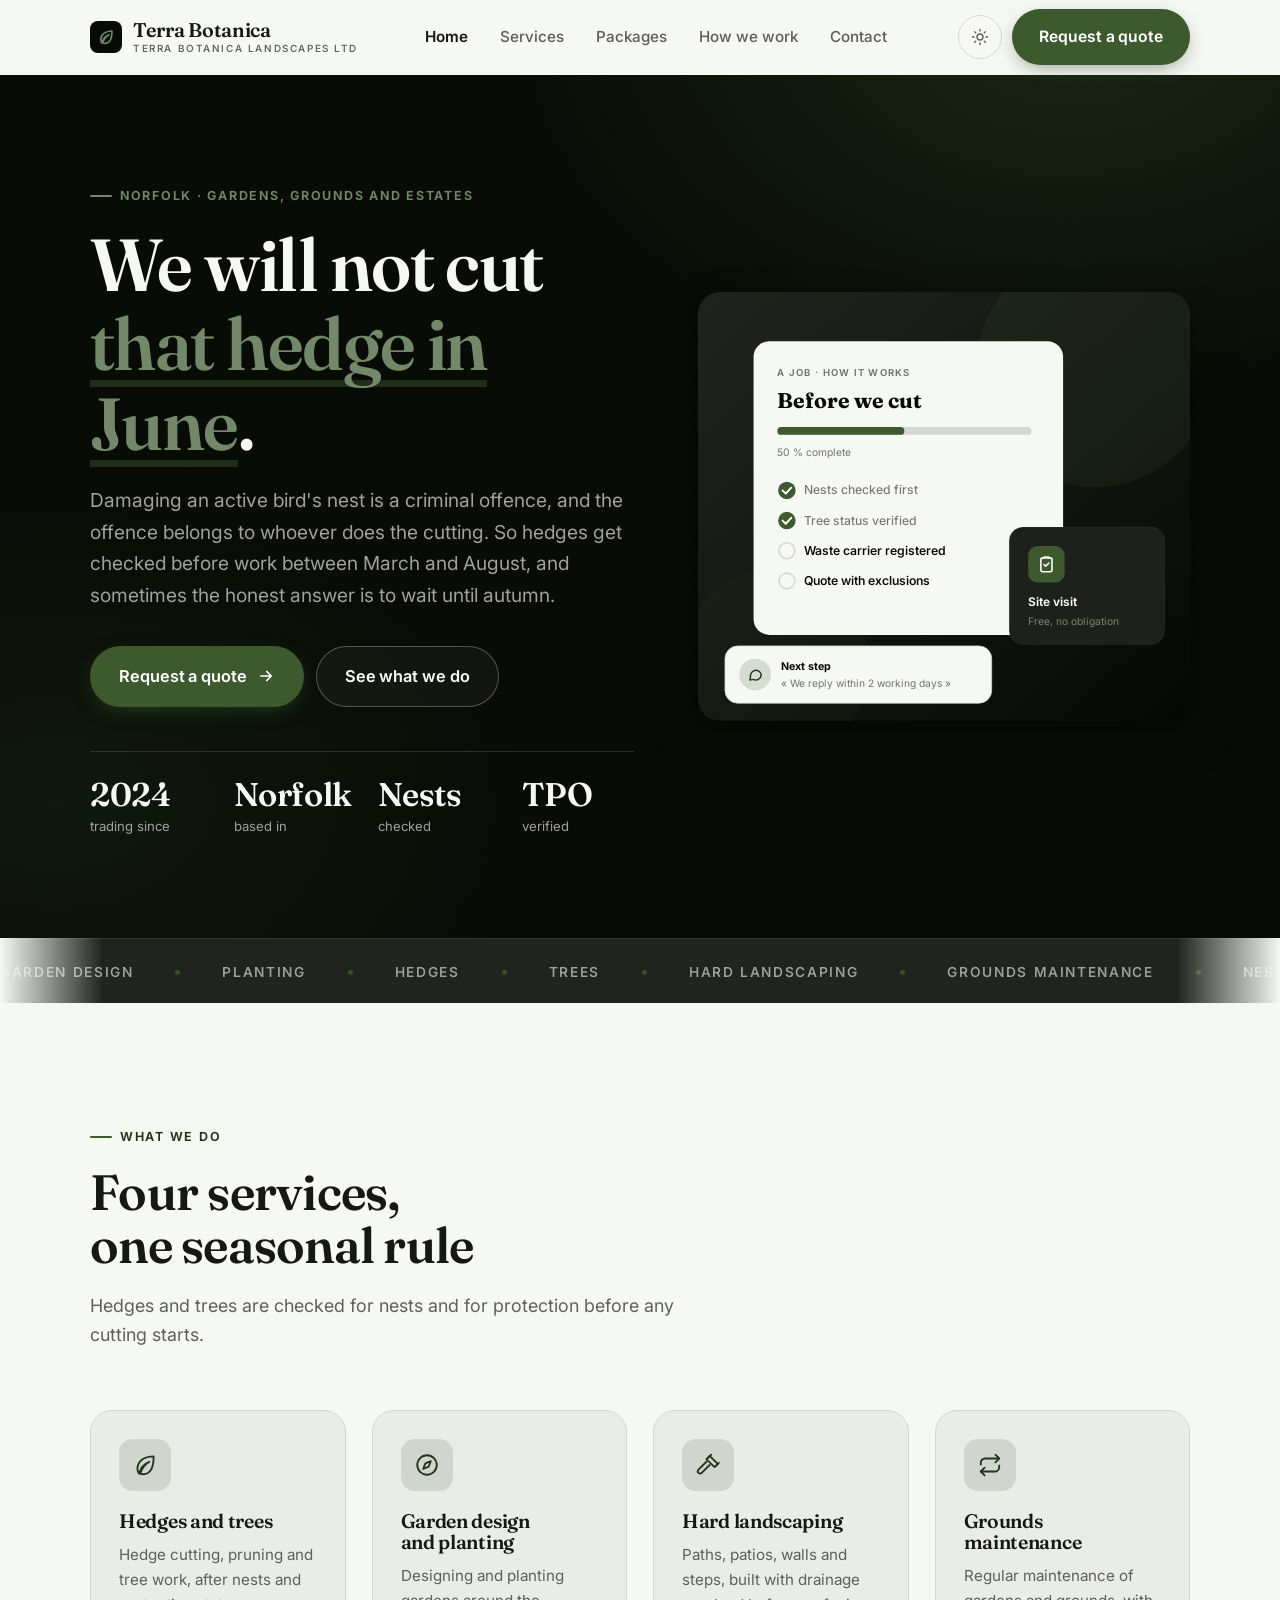
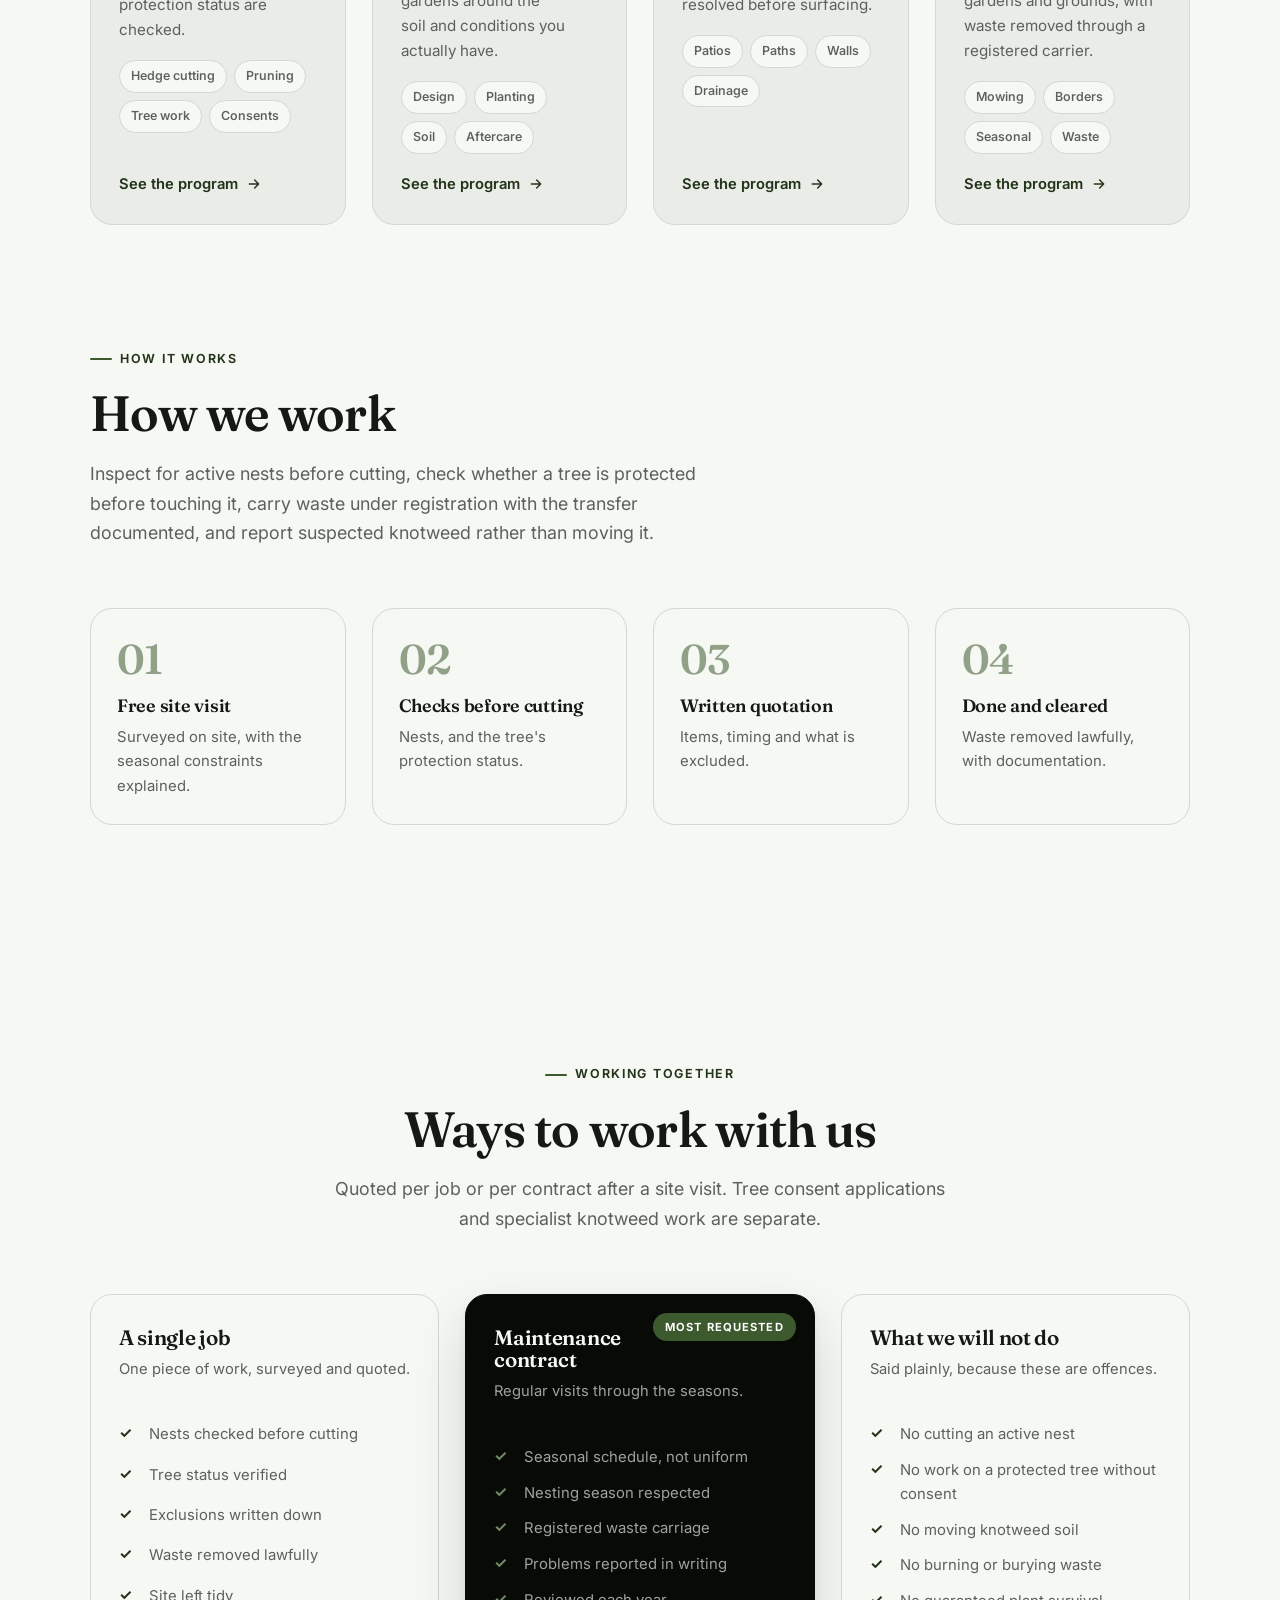
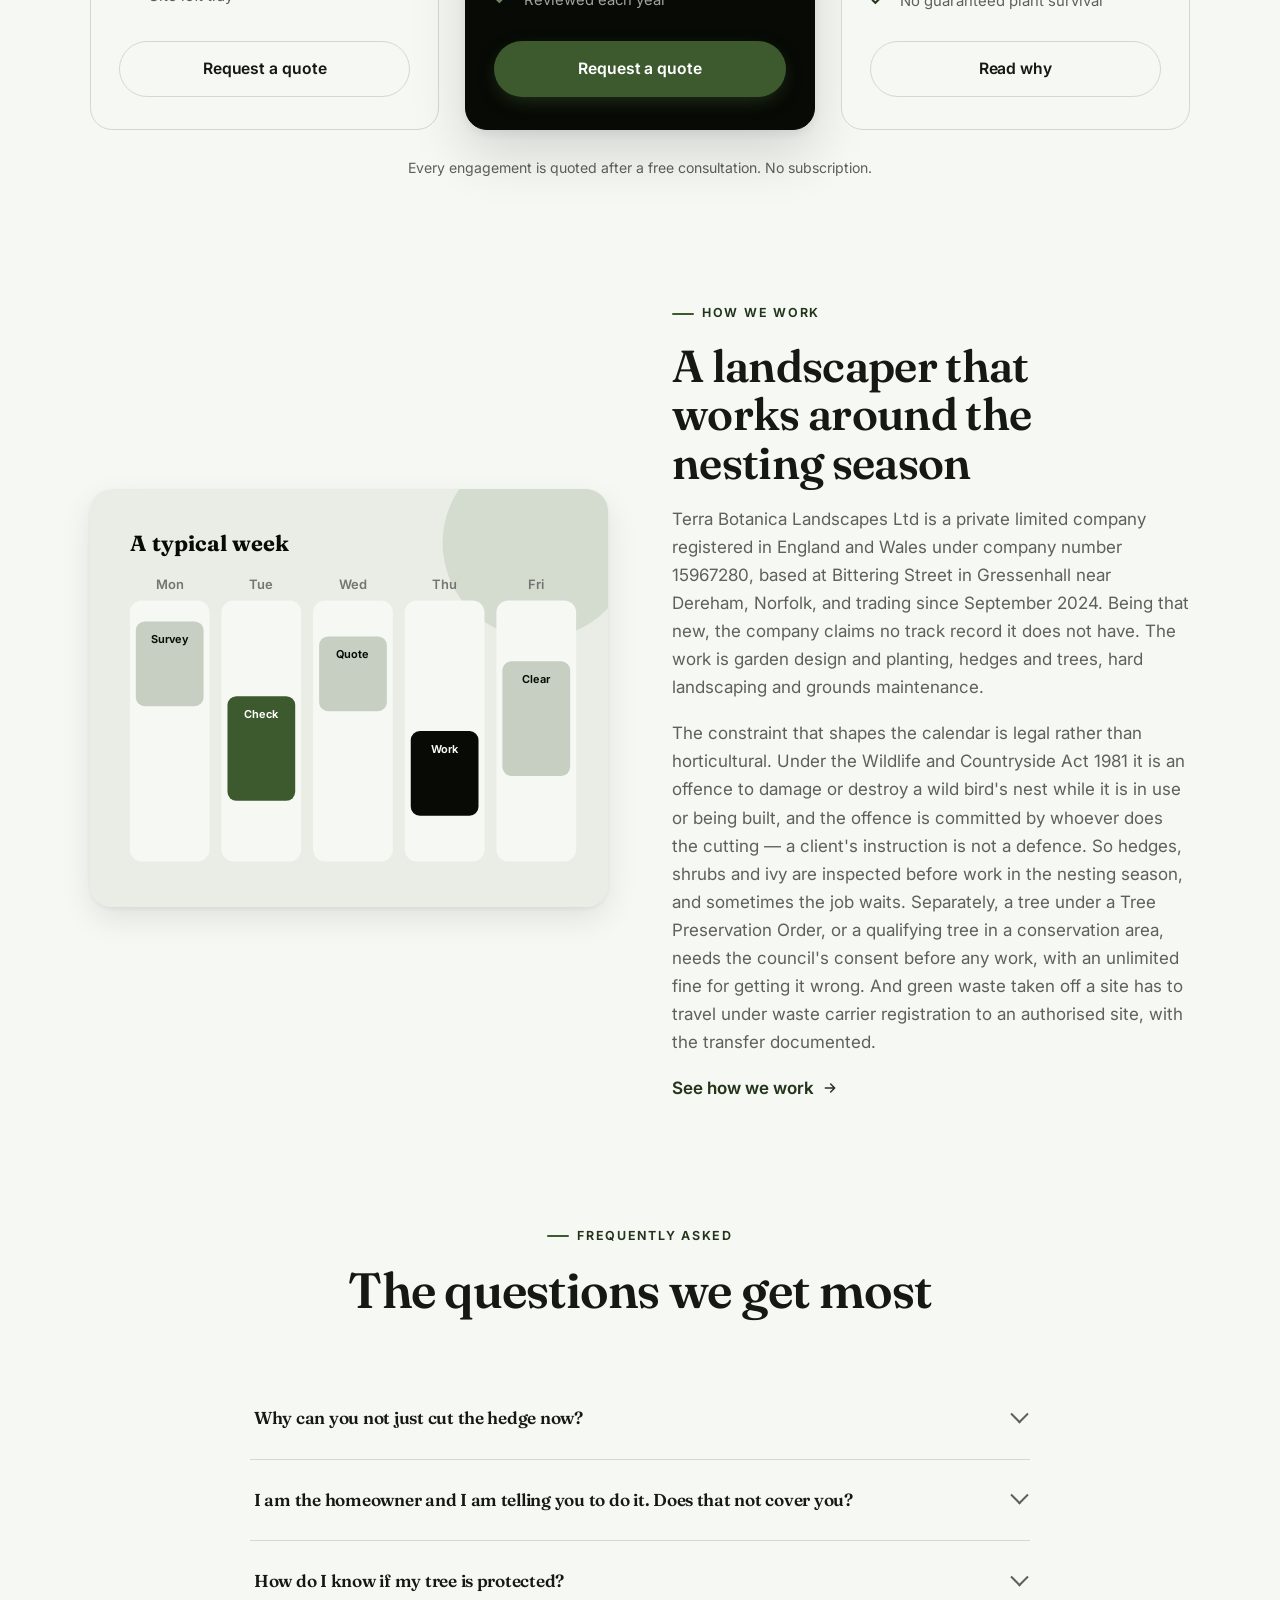
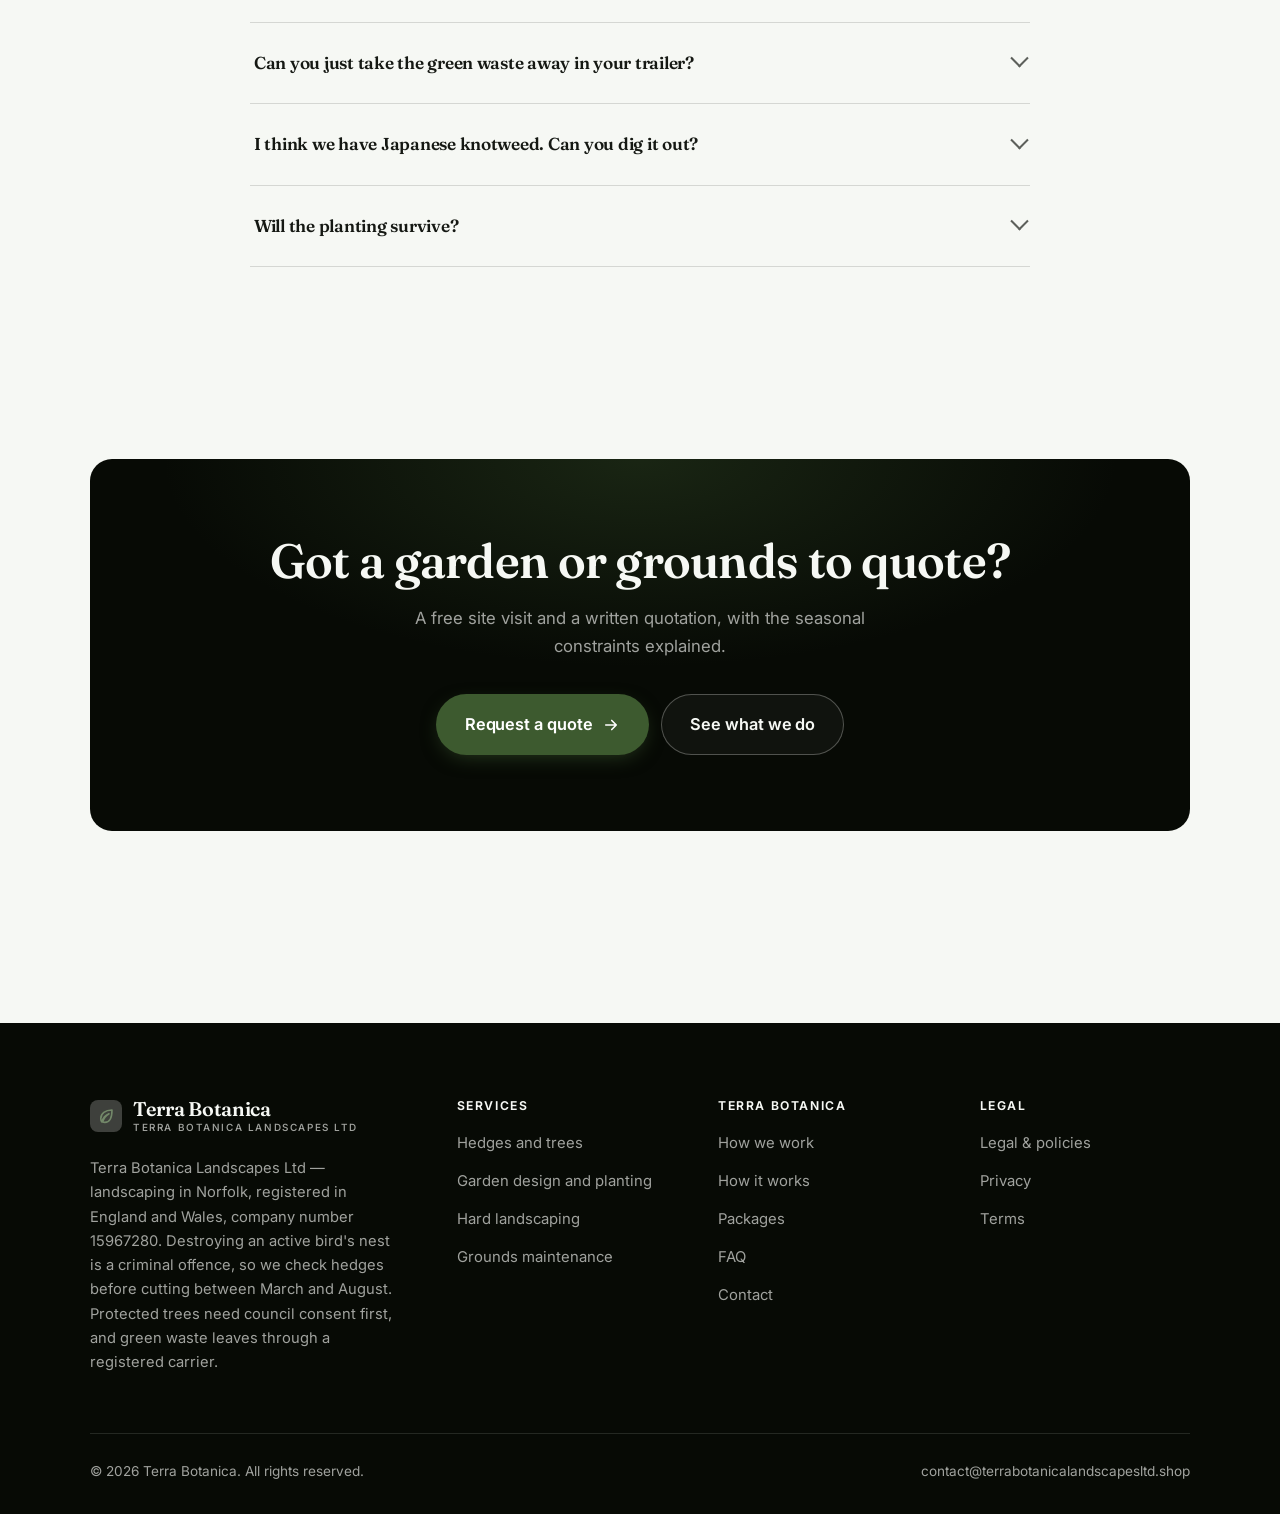
<file: index.html>
<!DOCTYPE html>
<html lang="en" class="no-js">
<head>
<meta charset="utf-8">
<meta name="viewport" content="width=device-width, initial-scale=1">
<title>Terra Botanica Landscapes Ltd — landscaping in Norfolk</title>
<meta name="description" content="Terra Botanica Landscapes Ltd, landscaping in Norfolk: garden design and planting, hedges and trees, hard landscaping, and grounds maintenance.">
<link rel="canonical" href="https://terrabotanicalandscapesltd.shop/">

<meta property="og:type" content="website">
<meta property="og:url" content="https://terrabotanicalandscapesltd.shop/">
<meta property="og:site_name" content="Terra Botanica">
<meta property="og:locale" content="en_US">
<meta property="og:title" content="Terra Botanica Landscapes Ltd — landscaping in Norfolk">
<meta property="og:description" content="Terra Botanica Landscapes Ltd, landscaping in Norfolk: garden design and planting, hedges and trees, hard landscaping, and grounds maintenance.">
<meta name="theme-color" content="#070a05">

<link rel="icon" href="assets/img/favicon.svg" type="image/svg+xml">
<link rel="preconnect" href="https://fonts.googleapis.com">
<link rel="preconnect" href="https://fonts.gstatic.com" crossorigin>
<link rel="stylesheet" href="https://fonts.googleapis.com/css2?family=Fraunces:wght@400;500;600;700&family=Inter:wght@400..700&display=swap">
<link rel="stylesheet" href="assets/css/style.css">

<!-- Thème appliqué avant le premier rendu (évite le flash) -->
<script>
document.documentElement.classList.remove('no-js');
(function(){try{var t=localStorage.getItem('site-theme');if(t){document.documentElement.setAttribute('data-theme',t);}}catch(e){}})();
</script>
<script type="application/ld+json">
{
  "@context": "https://schema.org",
  "@type": "Organization",
  "name": "Terra Botanica",
  "url": "https://terrabotanicalandscapesltd.shop/",
  "email": "contact@terrabotanicalandscapesltd.shop",
  "description": "Terra Botanica Landscapes Ltd, landscaping in Norfolk: garden design and planting, hedges and trees, hard landscaping, and grounds maintenance.",
  "areaServed": "US",
  "knowsLanguage": "en"
}
</script>
</head>

<body>
<a class="skip-link" href="#main">Skip to main content</a>

<header class="site-header">
  <nav class="wrap nav" aria-label="Main navigation">
    <a class="brand" href="index.html">
      <svg class="brand__mark" viewBox="0 0 64 64" aria-hidden="true">
        <rect class="bm-bg" width="64" height="64" rx="16"/>
        <g class="bm-ic" transform="translate(14 14) scale(1.5)" fill="none" stroke-width="2.1" stroke-linecap="round" stroke-linejoin="round"><path d="M20 4c-9 0-15 4.5-15 11.5 0 2 .6 3.4 1.5 4.5C8 14 12 10.5 16 9c-4 2.5-7 6-8.5 11 1 .4 2 .5 3 .5C17 20.5 20 14 20 4z"/></g>
      </svg>
      <span>Terra Botanica<span class="brand__sub">TERRA BOTANICA LANDSCAPES LTD</span></span>
    </a>

    <ul class="nav__links" id="nav-links">
      <li><a href="index.html" aria-current="page">Home</a></li>
      <li><a href="programs.html">Services</a></li>
      <li><a href="index.html#pricing">Packages</a></li>
      <li><a href="about.html">How we work</a></li>
      <li><a href="contact.html">Contact</a></li>
      <li><a class="btn btn--primary" href="contact.html">Request a quote</a></li>
    </ul>

    <div class="nav__cta">
      <button class="theme-toggle" type="button" aria-label="Switch to dark theme">
        <svg class="icon-sun" viewBox="0 0 24 24" fill="none" stroke="currentColor" stroke-width="1.8" stroke-linecap="round" aria-hidden="true"><circle cx="12" cy="12" r="4"/><path d="M12 2v2m0 16v2M2 12h2m16 0h2M4.9 4.9l1.4 1.4m11.4 11.4 1.4 1.4M19.1 4.9l-1.4 1.4M6.3 17.7l-1.4 1.4"/></svg>
        <svg class="icon-moon" viewBox="0 0 24 24" fill="none" stroke="currentColor" stroke-width="1.8" stroke-linecap="round" stroke-linejoin="round" aria-hidden="true"><path d="M21 12.8A9 9 0 1 1 11.2 3a7 7 0 0 0 9.8 9.8z"/></svg>
      </button>
      <a class="btn btn--primary" href="contact.html">Request a quote</a>
      <button class="nav__toggle" type="button" aria-expanded="false" aria-controls="nav-links" aria-label="Open menu">
        <svg class="icon-open" viewBox="0 0 24 24" fill="none" stroke="currentColor" stroke-width="2" stroke-linecap="round" aria-hidden="true"><path d="M3 6h18M3 12h18M3 18h18"/></svg>
        <svg class="icon-close" viewBox="0 0 24 24" fill="none" stroke="currentColor" stroke-width="2" stroke-linecap="round" aria-hidden="true"><path d="M6 6l12 12M18 6L6 18"/></svg>
      </button>
    </div>
  </nav>
</header>

<main id="main">

<section class="hero">
  <div class="wrap hero__inner">
    <div>
      <span class="eyebrow hero__eyebrow">Norfolk · Gardens, grounds and estates</span>
      <h1>We will not cut<br> <em>that hedge in June</em>.</h1>
      <p class="hero__lede">Damaging an active bird's nest is a criminal offence, and the offence belongs to whoever does the cutting. So hedges get checked before work between March and August, and sometimes the honest answer is to wait until autumn.</p>

      <div class="hero__actions">
        <a class="btn btn--primary btn--lg" href="contact.html">Request a quote <svg viewBox="0 0 24 24" fill="none" stroke="currentColor" stroke-width="2.2" stroke-linecap="round" stroke-linejoin="round" aria-hidden="true"><path d="M5 12h14M13 6l6 6-6 6"/></svg></a>
        <a class="btn btn--on-dark btn--lg" href="programs.html">See what we do</a>
      </div>

      <ul class="hero__proof">
        <li><span class="stat__num">2024</span><span class="stat__label">trading since</span></li>
        <li><span class="stat__num">Norfolk</span><span class="stat__label">based in</span></li>
        <li><span class="stat__num">Nests</span><span class="stat__label">checked</span></li>
        <li><span class="stat__num">TPO</span><span class="stat__label">verified</span></li>
      </ul>
    </div>

    <div class="hero__art">
      <svg viewBox="0 0 620 540" role="img" aria-label="How a job with Terra Botanica works, from checking for nests to verifying protected tree status.">
        <defs>
          <linearGradient id="hbg" x1="0" y1="0" x2="1" y2="1">
            <stop offset="0" stop-color="#20231e"/><stop offset="1" stop-color="#060804"/>
          </linearGradient>
        </defs>
        <rect width="620" height="540" rx="22" fill="url(#hbg)"/>
        <circle cx="500" cy="96" r="150" fill="#3d5a2f" opacity=".16"/>
        <circle cx="96" cy="470" r="120" fill="#3d5a2f" opacity=".08"/>

        <g style="font-family: var(--font-body)">
          <!-- Carte programme -->
          <rect x="70" y="62" width="390" height="370" rx="20" fill="#f6f8f4"/>
          <text x="100" y="106" font-size="12" font-weight="650" letter-spacing="1.6" fill="#737571">A JOB · HOW IT WORKS</text>
          <text x="100" y="146" font-size="27" font-weight="700" fill="#070a05" style="font-family: var(--font-display)">Before we cut</text>
          <rect x="100" y="170" width="320" height="10" rx="5" fill="#d5d7d3"/>
          <rect x="100" y="170" width="160" height="10" rx="5" fill="#3d5a2f"/>
          <text x="100" y="206" font-size="13" fill="#737571">50 % complete</text>
          <circle cx="112" cy="250" r="11" fill="#3d5a2f"/><path d="M106.5 250l4 4 7-7.5" fill="none" stroke="#ffffff" stroke-width="2.4" stroke-linecap="round" stroke-linejoin="round"/><text x="134" y="255" font-size="15.5" fill="#737571" font-weight="450">Nests checked first</text>
          <circle cx="112" cy="288" r="11" fill="#3d5a2f"/><path d="M106.5 288l4 4 7-7.5" fill="none" stroke="#ffffff" stroke-width="2.4" stroke-linecap="round" stroke-linejoin="round"/><text x="134" y="293" font-size="15.5" fill="#737571" font-weight="450">Tree status verified</text>
          <circle cx="112" cy="326" r="10" fill="none" stroke="#d5d7d3" stroke-width="2"/><text x="134" y="331" font-size="15.5" fill="#070a05" font-weight="560">Waste carrier registered</text>
          <circle cx="112" cy="364" r="10" fill="none" stroke="#d5d7d3" stroke-width="2"/><text x="134" y="369" font-size="15.5" fill="#070a05" font-weight="560">Quote with exclusions</text>

          <!-- Carte séance -->
          <rect x="392" y="296" width="196" height="148" rx="18" fill="#1d201c" stroke="#ffffff" stroke-opacity=".08"/>
          <rect x="416" y="320" width="46" height="46" rx="12" fill="#3d5a2f"/>
          <g transform="translate(427 331)" fill="none" stroke="#ffffff" color="#ffffff" stroke-width="2" stroke-linecap="round" stroke-linejoin="round"><rect x="5" y="4" width="14" height="17.5" rx="2.5"/><path d="M9 4V3h6v1M9 12.5l2 2 4-4"/></g>
          <text x="416" y="396" font-size="15" font-weight="650" fill="#f6f8f4">Site visit</text>
          <text x="416" y="420" font-size="13" fill="#738869">Free, no obligation</text>

          <!-- Retour du coach -->
          <rect x="34" y="446" width="336" height="72" rx="16" fill="#f6f8f4" stroke="#d5d7d3"/>
          <circle cx="72" cy="482" r="20" fill="#d5dcd1"/>
          <g transform="translate(62 472) scale(.84)" fill="none" stroke="#283b1f" stroke-width="2.2" stroke-linecap="round" stroke-linejoin="round"><path d="M21 12a8 8 0 0 1-11.6 7.1L4 20l1-4.6A8 8 0 1 1 21 12z"/></g>
          <text x="104" y="476" font-size="13.5" font-weight="700" fill="#070a05">Next step</text>
          <text x="104" y="498" font-size="13" fill="#737571">« We reply within 2 working days »</text>
        </g>
      </svg>
    </div>
  </div>
</section>

<div class="marquee" aria-hidden="true">
  <div class="marquee__track"><span>Garden design</span><span>Planting</span><span>Hedges</span><span>Trees</span><span>Hard landscaping</span><span>Grounds maintenance</span><span>Nest checks</span><span>TPO checks</span><span>Registered waste carrier</span><span>Knotweed reported</span><span>Garden design</span><span>Planting</span><span>Hedges</span><span>Trees</span><span>Hard landscaping</span><span>Grounds maintenance</span><span>Nest checks</span><span>TPO checks</span><span>Registered waste carrier</span><span>Knotweed reported</span></div>
</div>

<section class="section wrap" id="programs">
  <div class="section-head reveal">
    <span class="eyebrow">What we do</span>
    <h2>Four services, one seasonal rule</h2>
    <p>Hedges and trees are checked for nests and for protection before any cutting starts.</p>
  </div>
  <div class="grid grid--4 reveal-group">
    <a class="card" href="programs.html#hedges">
      <div class="card__icon"><svg viewBox="0 0 24 24" fill="none" stroke="currentColor" stroke-width="1.7" stroke-linecap="round" stroke-linejoin="round" aria-hidden="true"><path d="M20 4c-9 0-15 4.5-15 11.5 0 2 .6 3.4 1.5 4.5C8 14 12 10.5 16 9c-4 2.5-7 6-8.5 11 1 .4 2 .5 3 .5C17 20.5 20 14 20 4z"/></svg></div>
      <h3>Hedges and trees</h3>
      <p>Hedge cutting, pruning and tree work, after nests and protection status are checked.</p>
      <ul class="tags"><li>Hedge cutting</li><li>Pruning</li><li>Tree work</li><li>Consents</li></ul>
      <span class="arrow-link">See the program <svg viewBox="0 0 24 24" fill="none" stroke="currentColor" stroke-width="2.2" stroke-linecap="round" stroke-linejoin="round" aria-hidden="true"><path d="M5 12h14M13 6l6 6-6 6"/></svg></span>
    </a>
    <a class="card" href="programs.html#design">
      <div class="card__icon"><svg viewBox="0 0 24 24" fill="none" stroke="currentColor" stroke-width="1.7" stroke-linecap="round" stroke-linejoin="round" aria-hidden="true"><circle cx="12" cy="12" r="9"/><path d="M15.5 8.5 13.5 13.5 8.5 15.5 10.5 10.5z"/></svg></div>
      <h3>Garden design and planting</h3>
      <p>Designing and planting gardens around the soil and conditions you actually have.</p>
      <ul class="tags"><li>Design</li><li>Planting</li><li>Soil</li><li>Aftercare</li></ul>
      <span class="arrow-link">See the program <svg viewBox="0 0 24 24" fill="none" stroke="currentColor" stroke-width="2.2" stroke-linecap="round" stroke-linejoin="round" aria-hidden="true"><path d="M5 12h14M13 6l6 6-6 6"/></svg></span>
    </a>
    <a class="card" href="programs.html#hard">
      <div class="card__icon"><svg viewBox="0 0 24 24" fill="none" stroke="currentColor" stroke-width="1.7" stroke-linecap="round" stroke-linejoin="round" aria-hidden="true"><path d="M13.5 3.5 21 11l-3 3-7.5-7.5z"/><path d="M10.5 9 3.2 16.3a2.1 2.1 0 0 0 3 3L13.5 12"/><path d="M15 2.5 12 5.5M19.5 12.5 22 10"/></svg></div>
      <h3>Hard landscaping</h3>
      <p>Paths, patios, walls and steps, built with drainage resolved before surfacing.</p>
      <ul class="tags"><li>Patios</li><li>Paths</li><li>Walls</li><li>Drainage</li></ul>
      <span class="arrow-link">See the program <svg viewBox="0 0 24 24" fill="none" stroke="currentColor" stroke-width="2.2" stroke-linecap="round" stroke-linejoin="round" aria-hidden="true"><path d="M5 12h14M13 6l6 6-6 6"/></svg></span>
    </a>
    <a class="card" href="programs.html#maintenance">
      <div class="card__icon"><svg viewBox="0 0 24 24" fill="none" stroke="currentColor" stroke-width="1.7" stroke-linecap="round" stroke-linejoin="round" aria-hidden="true"><path d="M17 2.5l3.5 3.5L17 9.5"/><path d="M3.5 11.5V10A4 4 0 0 1 7.5 6h13M7 21.5 3.5 18 7 14.5"/><path d="M20.5 12.5V14a4 4 0 0 1-4 4h-13"/></svg></div>
      <h3>Grounds maintenance</h3>
      <p>Regular maintenance of gardens and grounds, with waste removed through a registered carrier.</p>
      <ul class="tags"><li>Mowing</li><li>Borders</li><li>Seasonal</li><li>Waste</li></ul>
      <span class="arrow-link">See the program <svg viewBox="0 0 24 24" fill="none" stroke="currentColor" stroke-width="2.2" stroke-linecap="round" stroke-linejoin="round" aria-hidden="true"><path d="M5 12h14M13 6l6 6-6 6"/></svg></span>
    </a>
  </div>
</section>

<section class="section section--flush wrap" id="how-it-works">
  <div class="section-head reveal">
    <span class="eyebrow">How it works</span>
    <h2>How we work</h2>
    <p>Inspect for active nests before cutting, check whether a tree is protected before touching it, carry waste under registration with the transfer documented, and report suspected knotweed rather than moving it.</p>
  </div>
  <div class="grid grid--4 steps reveal-group">
    <article class="step">
      <h3>Free site visit</h3>
      <p>Surveyed on site, with the seasonal constraints explained.</p>
    </article>
    <article class="step">
      <h3>Checks before cutting</h3>
      <p>Nests, and the tree's protection status.</p>
    </article>
    <article class="step">
      <h3>Written quotation</h3>
      <p>Items, timing and what is excluded.</p>
    </article>
    <article class="step">
      <h3>Done and cleared</h3>
      <p>Waste removed lawfully, with documentation.</p>
    </article>
  </div>
</section>

<section class="section wrap" id="pricing">
  <div class="section-head section-head--center reveal">
    <span class="eyebrow">Working together</span>
    <h2>Ways to work with us</h2>
    <p>Quoted per job or per contract after a site visit. Tree consent applications and specialist knotweed work are separate.</p>
  </div>
  <div class="grid grid--3 plans reveal-group">
    <article class="plan">
      
      <h3>A single job</h3>
      <p class="plan__desc">One piece of work, surveyed and quoted.</p>
      
      <ul class="plan__features">
        <li>Nests checked before cutting</li>
        <li>Tree status verified</li>
        <li>Exclusions written down</li>
        <li>Waste removed lawfully</li>
        <li>Site left tidy</li>
      </ul>
      <a class="btn btn--ghost btn--block" href="contact.html">Request a quote</a>
    </article>
    <article class="plan plan--featured">
      <span class="plan__tag">Most requested</span>
      <h3>Maintenance contract</h3>
      <p class="plan__desc">Regular visits through the seasons.</p>
      
      <ul class="plan__features">
        <li>Seasonal schedule, not uniform</li>
        <li>Nesting season respected</li>
        <li>Registered waste carriage</li>
        <li>Problems reported in writing</li>
        <li>Reviewed each year</li>
      </ul>
      <a class="btn btn--primary btn--block" href="contact.html">Request a quote</a>
    </article>
    <article class="plan">
      
      <h3>What we will not do</h3>
      <p class="plan__desc">Said plainly, because these are offences.</p>
      
      <ul class="plan__features">
        <li>No cutting an active nest</li>
        <li>No work on a protected tree without consent</li>
        <li>No moving knotweed soil</li>
        <li>No burning or burying waste</li>
        <li>No guaranteed plant survival</li>
      </ul>
      <a class="btn btn--ghost btn--block" href="contact.html">Read why</a>
    </article>
  </div>
  <p class="plans-note">Every engagement is quoted after a free consultation. No subscription.</p>
</section>

<section class="section section--flush wrap">
  <div class="split reveal">
    <div class="split__art">
      <svg viewBox="0 0 520 420" role="img" aria-label="Example of a typical week: Survey, Check, Quote, Work, Clear.">
        <rect width="520" height="420" rx="20" fill="#e9ede6"/>
        <circle cx="450" cy="54" r="96" fill="#3d5a2f" opacity=".12"/>
        <g style="font-family: var(--font-body)">
        <text x="40" y="62" font-size="22" font-weight="700" fill="#070a05" style="font-family: var(--font-display)">A typical week</text>
        <text x="80" y="100" text-anchor="middle" font-size="13" font-weight="600" fill="#737571">Mon</text>
        <rect x="40" y="112" width="80" height="262" rx="12" fill="#f6f8f4"/>
        <rect x="46" y="133" width="68" height="85" rx="9" fill="#c6cfc1"/>
        <text x="80" y="155" text-anchor="middle" font-size="11" font-weight="650" fill="#070a05">Survey</text>
        <text x="172" y="100" text-anchor="middle" font-size="13" font-weight="600" fill="#737571">Tue</text>
        <rect x="132" y="112" width="80" height="262" rx="12" fill="#f6f8f4"/>
        <rect x="138" y="208" width="68" height="105" rx="9" fill="#3d5a2f"/>
        <text x="172" y="230" text-anchor="middle" font-size="11" font-weight="650" fill="#ffffff">Check</text>
        <text x="264" y="100" text-anchor="middle" font-size="13" font-weight="600" fill="#737571">Wed</text>
        <rect x="224" y="112" width="80" height="262" rx="12" fill="#f6f8f4"/>
        <rect x="230" y="148" width="68" height="75" rx="9" fill="#c6cfc1"/>
        <text x="264" y="170" text-anchor="middle" font-size="11" font-weight="650" fill="#070a05">Quote</text>
        <text x="356" y="100" text-anchor="middle" font-size="13" font-weight="600" fill="#737571">Thu</text>
        <rect x="316" y="112" width="80" height="262" rx="12" fill="#f6f8f4"/>
        <rect x="322" y="243" width="68" height="85" rx="9" fill="#070a05"/>
        <text x="356" y="265" text-anchor="middle" font-size="11" font-weight="650" fill="#f6f8f4">Work</text>
        <text x="448" y="100" text-anchor="middle" font-size="13" font-weight="600" fill="#737571">Fri</text>
        <rect x="408" y="112" width="80" height="262" rx="12" fill="#f6f8f4"/>
        <rect x="414" y="173" width="68" height="115" rx="9" fill="#c6cfc1"/>
        <text x="448" y="195" text-anchor="middle" font-size="11" font-weight="650" fill="#070a05">Clear</text>
        </g>
      </svg>
    </div>
    <div>
      <span class="eyebrow">How we work</span>
      <h2>A landscaper that works around the nesting season</h2>
      <p>Terra Botanica Landscapes Ltd is a private limited company registered in England and Wales under company number 15967280, based at Bittering Street in Gressenhall near Dereham, Norfolk, and trading since September 2024. Being that new, the company claims no track record it does not have. The work is garden design and planting, hedges and trees, hard landscaping and grounds maintenance.</p>
      <p>The constraint that shapes the calendar is legal rather than horticultural. Under the Wildlife and Countryside Act 1981 it is an offence to damage or destroy a wild bird's nest while it is in use or being built, and the offence is committed by whoever does the cutting — a client's instruction is not a defence. So hedges, shrubs and ivy are inspected before work in the nesting season, and sometimes the job waits. Separately, a tree under a Tree Preservation Order, or a qualifying tree in a conservation area, needs the council's consent before any work, with an unlimited fine for getting it wrong. And green waste taken off a site has to travel under waste carrier registration to an authorised site, with the transfer documented.</p>
      <p><a class="arrow-link" href="about.html">See how we work <svg viewBox="0 0 24 24" fill="none" stroke="currentColor" stroke-width="2.2" stroke-linecap="round" stroke-linejoin="round" aria-hidden="true"><path d="M5 12h14M13 6l6 6-6 6"/></svg></a></p>
    </div>
  </div>
</section>

<section class="section section--flush wrap" id="faq">
  <div class="section-head section-head--center reveal">
    <span class="eyebrow">Frequently asked</span>
    <h2>The questions we get most</h2>
  </div>
  <div class="faq reveal">
    <details>
      <summary>Why can you not just cut the hedge now?</summary>
      <p>Because if something is nesting in it, cutting it is a criminal offence under the Wildlife and Countryside Act, and the offence belongs to the person holding the tool. We inspect before cutting, particularly between March and August. Most of the time it is fine and we proceed. Occasionally it is not, and then the job waits until the birds have fledged.</p>
    </details>
    <details>
      <summary>I am the homeowner and I am telling you to do it. Does that not cover you?</summary>
      <p>No, and it would not cover you either. An instruction from a client is not a defence to a wildlife offence. This is one of the few things where we will decline a direct instruction, and we would rather explain why now than have the conversation afterwards.</p>
    </details>
    <details>
      <summary>How do I know if my tree is protected?</summary>
      <p>We check with the local planning authority before working on it. A Tree Preservation Order can apply to a single tree, a group or a whole woodland, and most trees of qualifying size in a conservation area are protected too. Pruning or felling one without consent can bring an unlimited fine, so it is not something to take a neighbour's word on.</p>
    </details>
    <details>
      <summary>Can you just take the green waste away in your trailer?</summary>
      <p>Yes, because we are registered to carry it and it goes to an authorised site with the transfer documented. The reason to care is that fly-tipped waste gets traced back to the property it came from, which is how homeowners end up answering for a contractor who dumped it in a lane.</p>
    </details>
    <details>
      <summary>I think we have Japanese knotweed. Can you dig it out?</summary>
      <p>Not as part of ordinary landscaping. Soil containing knotweed rhizome is controlled waste requiring a permitted facility, causing it to grow in the wild is an offence, and its presence can create civil liability towards neighbours. We will report it to you in writing and point you to a specialist with a management plan rather than spreading it around your garden.</p>
    </details>
    <details>
      <summary>Will the planting survive?</summary>
      <p>We prepare properly and we plant well, and we will not guarantee establishment. Survival depends mostly on watering and aftercare in the first two seasons, plus soil and weather. We write the aftercare down because it matters more than anything we do on planting day.</p>
    </details>
  </div>
</section>

<section class="wrap section--tight">
  <div class="cta-band reveal">
    <h2>Got a garden or grounds to quote?</h2>
    <p>A free site visit and a written quotation, with the seasonal constraints explained.</p>
    <div class="hero__actions">
      <a class="btn btn--primary btn--lg" href="contact.html">Request a quote <svg viewBox="0 0 24 24" fill="none" stroke="currentColor" stroke-width="2.2" stroke-linecap="round" stroke-linejoin="round" aria-hidden="true"><path d="M5 12h14M13 6l6 6-6 6"/></svg></a>
      <a class="btn btn--on-dark btn--lg" href="programs.html">See what we do</a>
    </div>
  </div>
</section>

</main>

<footer class="site-footer">
  <div class="wrap">
    <div class="footer__grid">
      <div class="footer__brand">
        <a class="brand" href="index.html">
          <svg class="brand__mark" viewBox="0 0 64 64" aria-hidden="true">
        <rect class="bm-bg" width="64" height="64" rx="16"/>
        <g class="bm-ic" transform="translate(14 14) scale(1.5)" fill="none" stroke-width="2.1" stroke-linecap="round" stroke-linejoin="round"><path d="M20 4c-9 0-15 4.5-15 11.5 0 2 .6 3.4 1.5 4.5C8 14 12 10.5 16 9c-4 2.5-7 6-8.5 11 1 .4 2 .5 3 .5C17 20.5 20 14 20 4z"/></g>
      </svg>
          <span>Terra Botanica<span class="brand__sub">TERRA BOTANICA LANDSCAPES LTD</span></span>
        </a>
        <p>Terra Botanica Landscapes Ltd — landscaping in Norfolk, registered in England and Wales, company number 15967280. Destroying an active bird's nest is a criminal offence, so we check hedges before cutting between March and August. Protected trees need council consent first, and green waste leaves through a registered carrier.</p>
      </div>

      <div class="footer__col">
        <h4>Services</h4>
        <ul>
          <li><a href="programs.html#hedges">Hedges and trees</a></li>
          <li><a href="programs.html#design">Garden design and planting</a></li>
          <li><a href="programs.html#hard">Hard landscaping</a></li>
          <li><a href="programs.html#maintenance">Grounds maintenance</a></li>
        </ul>
      </div>

      <div class="footer__col">
        <h4>Terra Botanica</h4>
        <ul>
          <li><a href="about.html">How we work</a></li>
          <li><a href="index.html#how-it-works">How it works</a></li>
          <li><a href="index.html#pricing">Packages</a></li>
          <li><a href="index.html#faq">FAQ</a></li>
          <li><a href="contact.html">Contact</a></li>
        </ul>
      </div>

      <div class="footer__col">
        <h4>Legal</h4>
        <ul>
          <li><a href="legal.html">Legal &amp; policies</a></li>
          <li><a href="legal.html#privacy">Privacy</a></li>
          <li><a href="legal.html#terms">Terms</a></li>
        </ul>
      </div>
    </div>

    <div class="footer__bottom">
      <p>© <span data-year>2026</span> Terra Botanica. All rights reserved.</p>
      <p><a href="mailto:contact@terrabotanicalandscapesltd.shop">contact@terrabotanicalandscapesltd.shop</a></p>
    </div>
  </div>
</footer>

<script src="assets/js/main.js" defer></script>
</body>
</html>
</file>
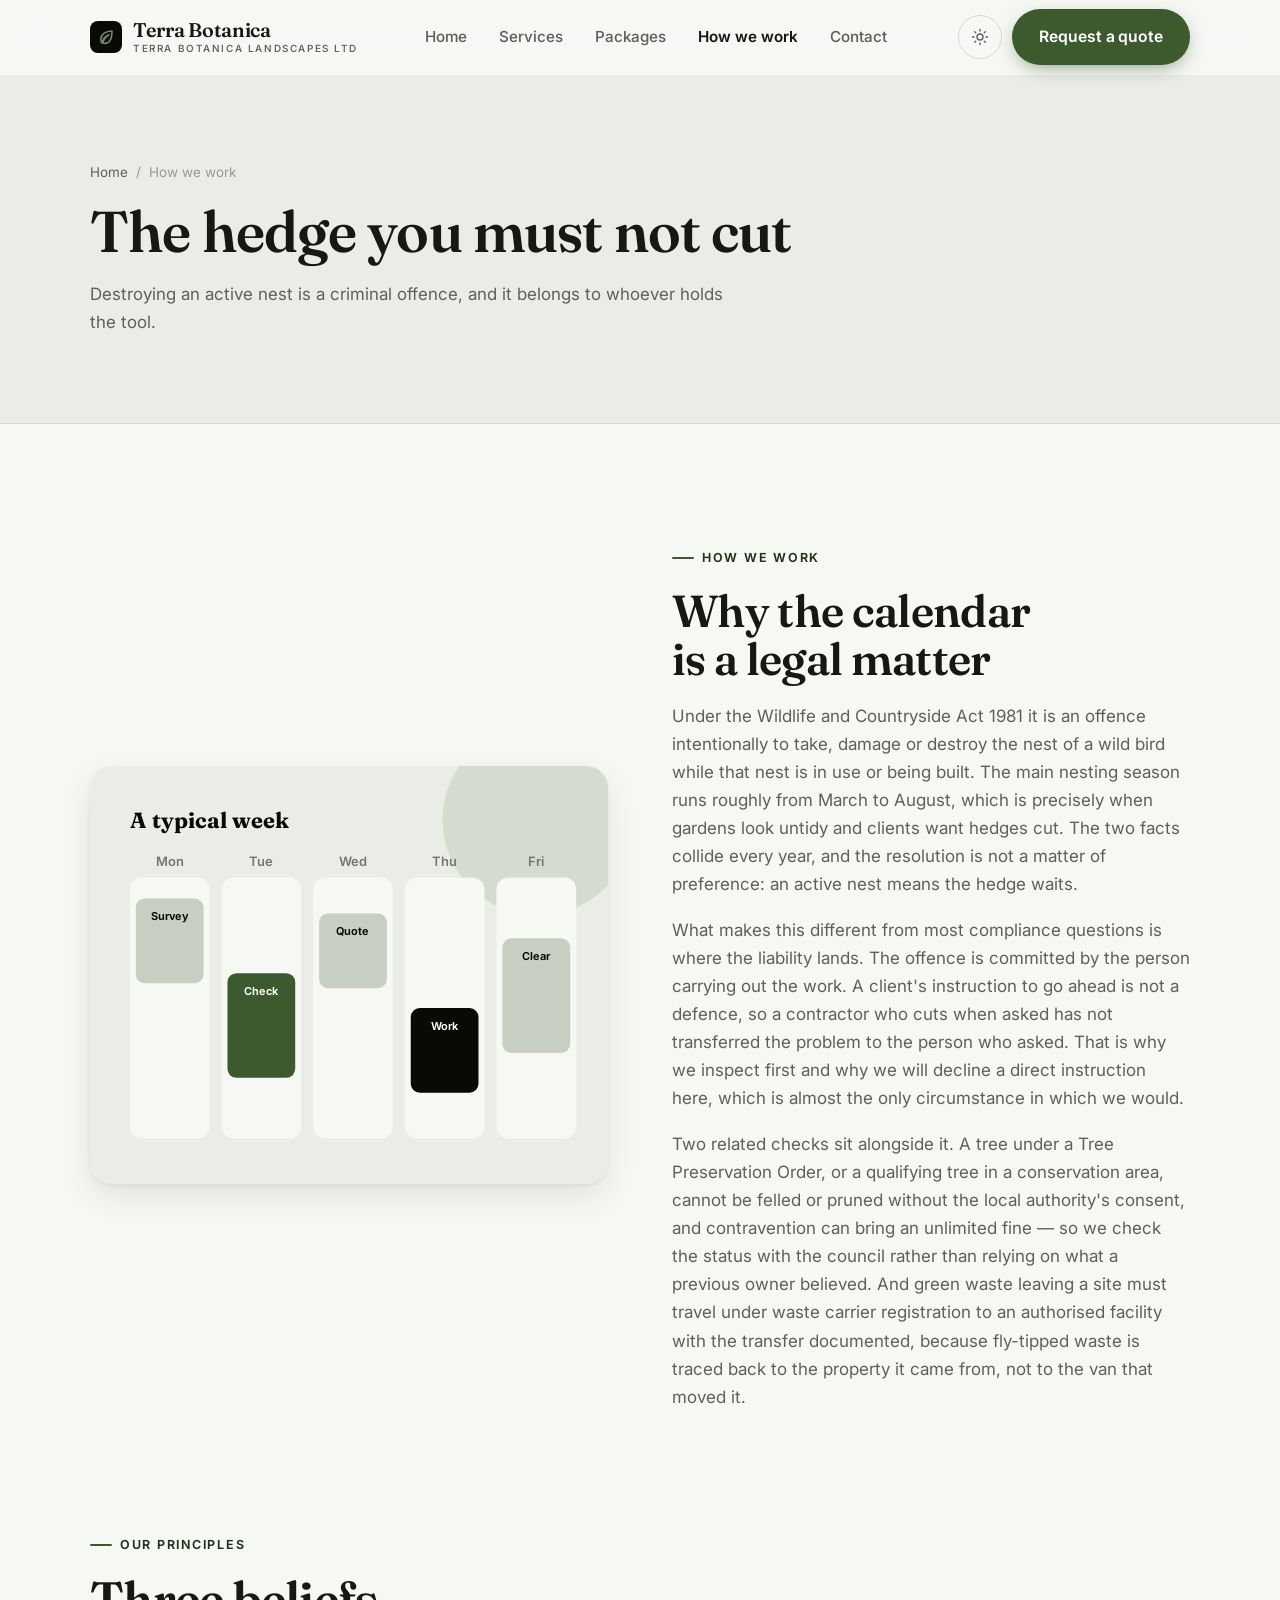
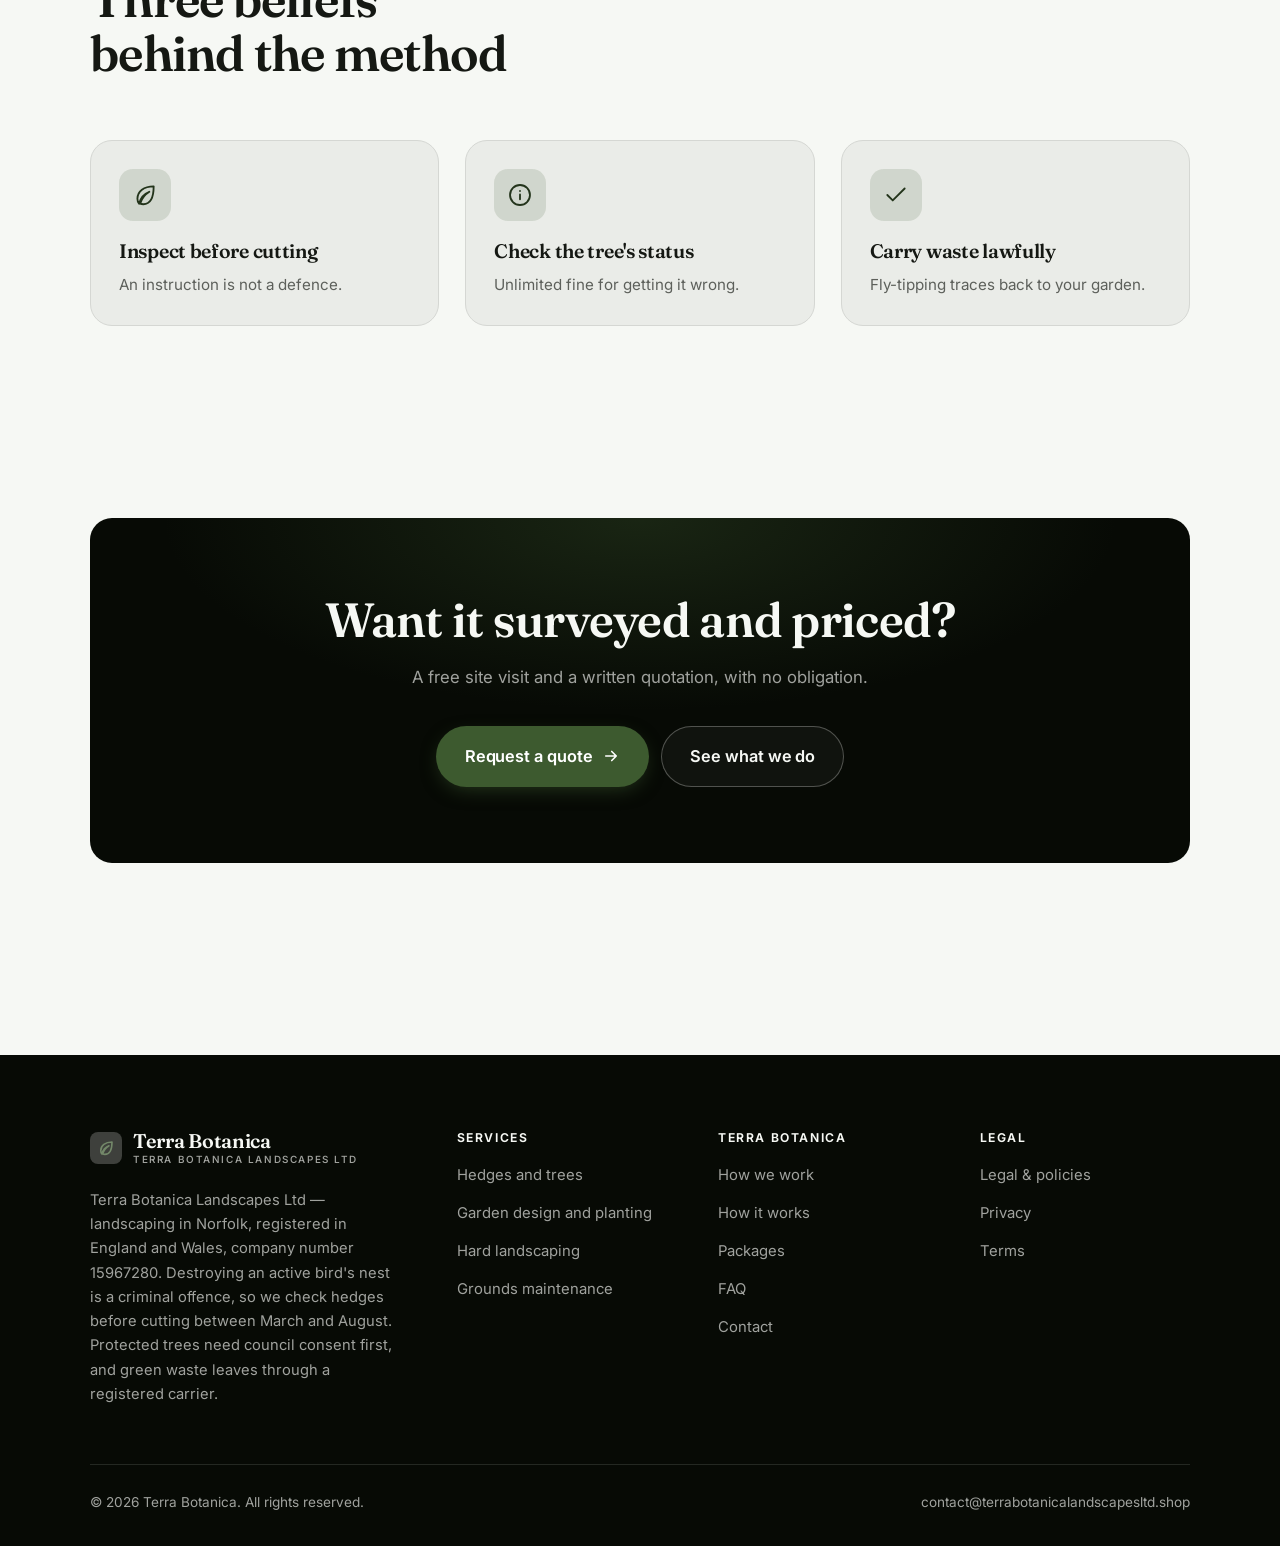
<file: about.html>
<!DOCTYPE html>
<html lang="en" class="no-js">
<head>
<meta charset="utf-8">
<meta name="viewport" content="width=device-width, initial-scale=1">
<title>How we work — Terra Botanica</title>
<meta name="description" content="About Terra Botanica Landscapes Ltd, landscaping in Norfolk since 2024, company number 15967280.">
<link rel="canonical" href="https://terrabotanicalandscapesltd.shop/about.html">

<meta property="og:type" content="website">
<meta property="og:url" content="https://terrabotanicalandscapesltd.shop/about.html">
<meta property="og:site_name" content="Terra Botanica">
<meta property="og:locale" content="en_US">
<meta property="og:title" content="How we work — Terra Botanica">
<meta property="og:description" content="About Terra Botanica Landscapes Ltd, landscaping in Norfolk since 2024, company number 15967280.">
<meta name="theme-color" content="#070a05">

<link rel="icon" href="assets/img/favicon.svg" type="image/svg+xml">
<link rel="preconnect" href="https://fonts.googleapis.com">
<link rel="preconnect" href="https://fonts.gstatic.com" crossorigin>
<link rel="stylesheet" href="https://fonts.googleapis.com/css2?family=Fraunces:wght@400;500;600;700&family=Inter:wght@400..700&display=swap">
<link rel="stylesheet" href="assets/css/style.css">

<!-- Thème appliqué avant le premier rendu (évite le flash) -->
<script>
document.documentElement.classList.remove('no-js');
(function(){try{var t=localStorage.getItem('site-theme');if(t){document.documentElement.setAttribute('data-theme',t);}}catch(e){}})();
</script>
</head>

<body>
<a class="skip-link" href="#main">Skip to main content</a>

<header class="site-header">
  <nav class="wrap nav" aria-label="Main navigation">
    <a class="brand" href="index.html">
      <svg class="brand__mark" viewBox="0 0 64 64" aria-hidden="true">
        <rect class="bm-bg" width="64" height="64" rx="16"/>
        <g class="bm-ic" transform="translate(14 14) scale(1.5)" fill="none" stroke-width="2.1" stroke-linecap="round" stroke-linejoin="round"><path d="M20 4c-9 0-15 4.5-15 11.5 0 2 .6 3.4 1.5 4.5C8 14 12 10.5 16 9c-4 2.5-7 6-8.5 11 1 .4 2 .5 3 .5C17 20.5 20 14 20 4z"/></g>
      </svg>
      <span>Terra Botanica<span class="brand__sub">TERRA BOTANICA LANDSCAPES LTD</span></span>
    </a>

    <ul class="nav__links" id="nav-links">
      <li><a href="index.html">Home</a></li>
      <li><a href="programs.html">Services</a></li>
      <li><a href="index.html#pricing">Packages</a></li>
      <li><a href="about.html" aria-current="page">How we work</a></li>
      <li><a href="contact.html">Contact</a></li>
      <li><a class="btn btn--primary" href="contact.html">Request a quote</a></li>
    </ul>

    <div class="nav__cta">
      <button class="theme-toggle" type="button" aria-label="Switch to dark theme">
        <svg class="icon-sun" viewBox="0 0 24 24" fill="none" stroke="currentColor" stroke-width="1.8" stroke-linecap="round" aria-hidden="true"><circle cx="12" cy="12" r="4"/><path d="M12 2v2m0 16v2M2 12h2m16 0h2M4.9 4.9l1.4 1.4m11.4 11.4 1.4 1.4M19.1 4.9l-1.4 1.4M6.3 17.7l-1.4 1.4"/></svg>
        <svg class="icon-moon" viewBox="0 0 24 24" fill="none" stroke="currentColor" stroke-width="1.8" stroke-linecap="round" stroke-linejoin="round" aria-hidden="true"><path d="M21 12.8A9 9 0 1 1 11.2 3a7 7 0 0 0 9.8 9.8z"/></svg>
      </button>
      <a class="btn btn--primary" href="contact.html">Request a quote</a>
      <button class="nav__toggle" type="button" aria-expanded="false" aria-controls="nav-links" aria-label="Open menu">
        <svg class="icon-open" viewBox="0 0 24 24" fill="none" stroke="currentColor" stroke-width="2" stroke-linecap="round" aria-hidden="true"><path d="M3 6h18M3 12h18M3 18h18"/></svg>
        <svg class="icon-close" viewBox="0 0 24 24" fill="none" stroke="currentColor" stroke-width="2" stroke-linecap="round" aria-hidden="true"><path d="M6 6l12 12M18 6L6 18"/></svg>
      </button>
    </div>
  </nav>
</header>

<main id="main">

<section class="page-head">
  <div class="wrap">
    <nav class="breadcrumb" aria-label="Breadcrumb">
      <a href="index.html">Home</a><span>/</span><span aria-current="page">How we work</span>
    </nav>
    <h1>The hedge you must not cut</h1>
    <p>Destroying an active nest is a criminal offence, and it belongs to whoever holds the tool.</p>
  </div>
</section>

<section class="section wrap">
  <div class="split reveal">
    <div class="split__art">
      <svg viewBox="0 0 520 420" role="img" aria-label="Example of a typical week: Survey, Check, Quote, Work, Clear.">
        <rect width="520" height="420" rx="20" fill="#e9ede6"/>
        <circle cx="450" cy="54" r="96" fill="#3d5a2f" opacity=".12"/>
        <g style="font-family: var(--font-body)">
        <text x="40" y="62" font-size="22" font-weight="700" fill="#070a05" style="font-family: var(--font-display)">A typical week</text>
        <text x="80" y="100" text-anchor="middle" font-size="13" font-weight="600" fill="#737571">Mon</text>
        <rect x="40" y="112" width="80" height="262" rx="12" fill="#f6f8f4"/>
        <rect x="46" y="133" width="68" height="85" rx="9" fill="#c6cfc1"/>
        <text x="80" y="155" text-anchor="middle" font-size="11" font-weight="650" fill="#070a05">Survey</text>
        <text x="172" y="100" text-anchor="middle" font-size="13" font-weight="600" fill="#737571">Tue</text>
        <rect x="132" y="112" width="80" height="262" rx="12" fill="#f6f8f4"/>
        <rect x="138" y="208" width="68" height="105" rx="9" fill="#3d5a2f"/>
        <text x="172" y="230" text-anchor="middle" font-size="11" font-weight="650" fill="#ffffff">Check</text>
        <text x="264" y="100" text-anchor="middle" font-size="13" font-weight="600" fill="#737571">Wed</text>
        <rect x="224" y="112" width="80" height="262" rx="12" fill="#f6f8f4"/>
        <rect x="230" y="148" width="68" height="75" rx="9" fill="#c6cfc1"/>
        <text x="264" y="170" text-anchor="middle" font-size="11" font-weight="650" fill="#070a05">Quote</text>
        <text x="356" y="100" text-anchor="middle" font-size="13" font-weight="600" fill="#737571">Thu</text>
        <rect x="316" y="112" width="80" height="262" rx="12" fill="#f6f8f4"/>
        <rect x="322" y="243" width="68" height="85" rx="9" fill="#070a05"/>
        <text x="356" y="265" text-anchor="middle" font-size="11" font-weight="650" fill="#f6f8f4">Work</text>
        <text x="448" y="100" text-anchor="middle" font-size="13" font-weight="600" fill="#737571">Fri</text>
        <rect x="408" y="112" width="80" height="262" rx="12" fill="#f6f8f4"/>
        <rect x="414" y="173" width="68" height="115" rx="9" fill="#c6cfc1"/>
        <text x="448" y="195" text-anchor="middle" font-size="11" font-weight="650" fill="#070a05">Clear</text>
        </g>
      </svg>
    </div>
    <div>
      <span class="eyebrow">How we work</span>
      <h2>Why the calendar is a legal matter</h2>
      <p>Under the Wildlife and Countryside Act 1981 it is an offence intentionally to take, damage or destroy the nest of a wild bird while that nest is in use or being built. The main nesting season runs roughly from March to August, which is precisely when gardens look untidy and clients want hedges cut. The two facts collide every year, and the resolution is not a matter of preference: an active nest means the hedge waits.</p>
      <p>What makes this different from most compliance questions is where the liability lands. The offence is committed by the person carrying out the work. A client's instruction to go ahead is not a defence, so a contractor who cuts when asked has not transferred the problem to the person who asked. That is why we inspect first and why we will decline a direct instruction here, which is almost the only circumstance in which we would.</p>
      <p>Two related checks sit alongside it. A tree under a Tree Preservation Order, or a qualifying tree in a conservation area, cannot be felled or pruned without the local authority's consent, and contravention can bring an unlimited fine — so we check the status with the council rather than relying on what a previous owner believed. And green waste leaving a site must travel under waste carrier registration to an authorised facility with the transfer documented, because fly-tipped waste is traced back to the property it came from, not to the van that moved it.</p>
      <!--
        TO DO: add a short introduction of the coach (name, real background),
        with a photo if possible. Do not invent credentials — see README.md.
      -->
    </div>
  </div>
</section>

<section class="section section--flush wrap">
  <div class="section-head reveal">
    <span class="eyebrow">Our principles</span>
    <h2>Three beliefs behind the method</h2>
  </div>
  <div class="grid grid--3 reveal-group">
    <article class="card">
      <div class="card__icon"><svg viewBox="0 0 24 24" fill="none" stroke="currentColor" stroke-width="1.7" stroke-linecap="round" stroke-linejoin="round" aria-hidden="true"><path d="M20 4c-9 0-15 4.5-15 11.5 0 2 .6 3.4 1.5 4.5C8 14 12 10.5 16 9c-4 2.5-7 6-8.5 11 1 .4 2 .5 3 .5C17 20.5 20 14 20 4z"/></svg></div>
      <h3>Inspect before cutting</h3>
      <p>An instruction is not a defence.</p>
    </article>
    <article class="card">
      <div class="card__icon"><svg viewBox="0 0 24 24" fill="none" stroke="currentColor" stroke-width="1.7" stroke-linecap="round" stroke-linejoin="round" aria-hidden="true"><circle cx="12" cy="12" r="9.2"/><path d="M12 16v-4.5M12 8.2v.1"/></svg></div>
      <h3>Check the tree's status</h3>
      <p>Unlimited fine for getting it wrong.</p>
    </article>
    <article class="card">
      <div class="card__icon"><svg viewBox="0 0 24 24" fill="none" stroke="currentColor" stroke-width="1.7" stroke-linecap="round" stroke-linejoin="round" aria-hidden="true"><path d="M20 6 9 17l-5-5"/></svg></div>
      <h3>Carry waste lawfully</h3>
      <p>Fly-tipping traces back to your garden.</p>
    </article>
  </div>
</section>

<section class="wrap section--tight">
  <div class="cta-band reveal">
    <h2>Want it surveyed and priced?</h2>
    <p>A free site visit and a written quotation, with no obligation.</p>
    <div class="hero__actions">
      <a class="btn btn--primary btn--lg" href="contact.html">Request a quote <svg viewBox="0 0 24 24" fill="none" stroke="currentColor" stroke-width="2.2" stroke-linecap="round" stroke-linejoin="round" aria-hidden="true"><path d="M5 12h14M13 6l6 6-6 6"/></svg></a>
      <a class="btn btn--on-dark btn--lg" href="programs.html">See what we do</a>
    </div>
  </div>
</section>

</main>

<footer class="site-footer">
  <div class="wrap">
    <div class="footer__grid">
      <div class="footer__brand">
        <a class="brand" href="index.html">
          <svg class="brand__mark" viewBox="0 0 64 64" aria-hidden="true">
        <rect class="bm-bg" width="64" height="64" rx="16"/>
        <g class="bm-ic" transform="translate(14 14) scale(1.5)" fill="none" stroke-width="2.1" stroke-linecap="round" stroke-linejoin="round"><path d="M20 4c-9 0-15 4.5-15 11.5 0 2 .6 3.4 1.5 4.5C8 14 12 10.5 16 9c-4 2.5-7 6-8.5 11 1 .4 2 .5 3 .5C17 20.5 20 14 20 4z"/></g>
      </svg>
          <span>Terra Botanica<span class="brand__sub">TERRA BOTANICA LANDSCAPES LTD</span></span>
        </a>
        <p>Terra Botanica Landscapes Ltd — landscaping in Norfolk, registered in England and Wales, company number 15967280. Destroying an active bird's nest is a criminal offence, so we check hedges before cutting between March and August. Protected trees need council consent first, and green waste leaves through a registered carrier.</p>
      </div>

      <div class="footer__col">
        <h4>Services</h4>
        <ul>
          <li><a href="programs.html#hedges">Hedges and trees</a></li>
          <li><a href="programs.html#design">Garden design and planting</a></li>
          <li><a href="programs.html#hard">Hard landscaping</a></li>
          <li><a href="programs.html#maintenance">Grounds maintenance</a></li>
        </ul>
      </div>

      <div class="footer__col">
        <h4>Terra Botanica</h4>
        <ul>
          <li><a href="about.html">How we work</a></li>
          <li><a href="index.html#how-it-works">How it works</a></li>
          <li><a href="index.html#pricing">Packages</a></li>
          <li><a href="index.html#faq">FAQ</a></li>
          <li><a href="contact.html">Contact</a></li>
        </ul>
      </div>

      <div class="footer__col">
        <h4>Legal</h4>
        <ul>
          <li><a href="legal.html">Legal &amp; policies</a></li>
          <li><a href="legal.html#privacy">Privacy</a></li>
          <li><a href="legal.html#terms">Terms</a></li>
        </ul>
      </div>
    </div>

    <div class="footer__bottom">
      <p>© <span data-year>2026</span> Terra Botanica. All rights reserved.</p>
      <p><a href="mailto:contact@terrabotanicalandscapesltd.shop">contact@terrabotanicalandscapesltd.shop</a></p>
    </div>
  </div>
</footer>

<script src="assets/js/main.js" defer></script>
</body>
</html>
</file>
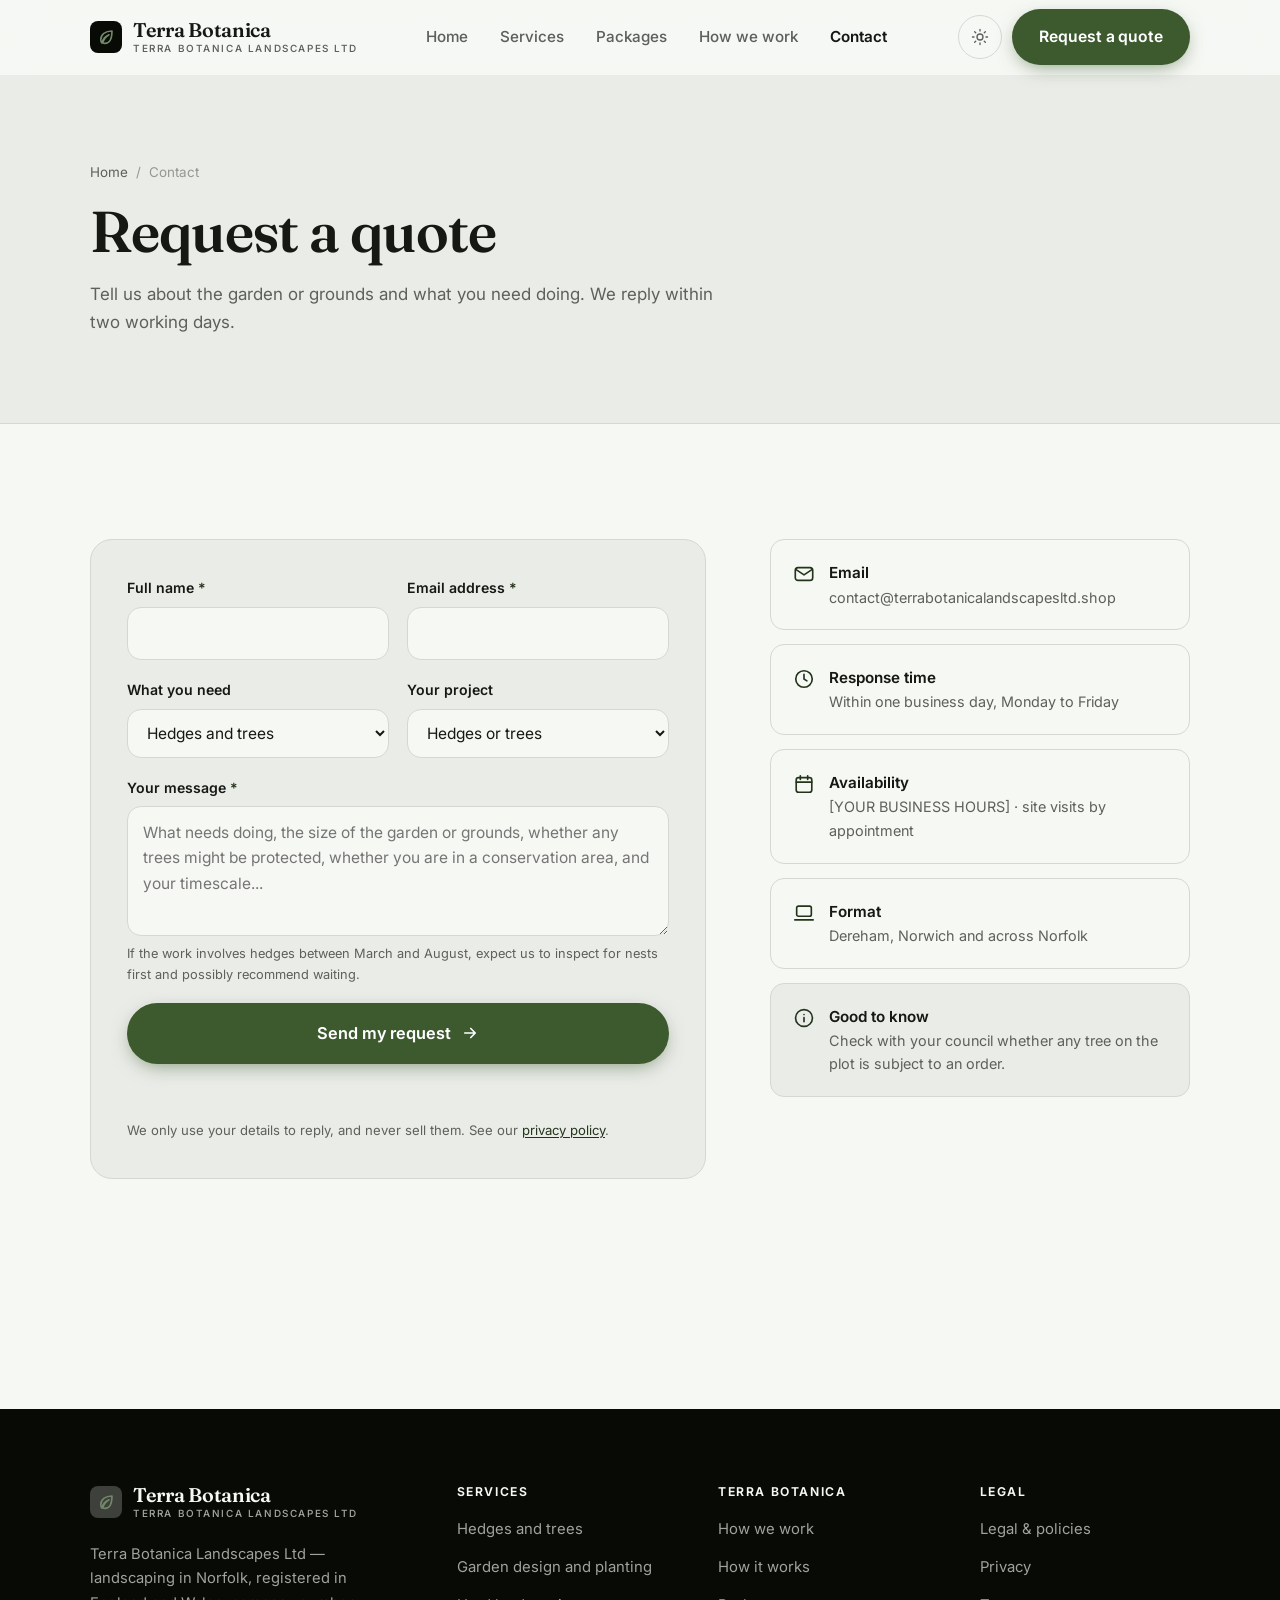
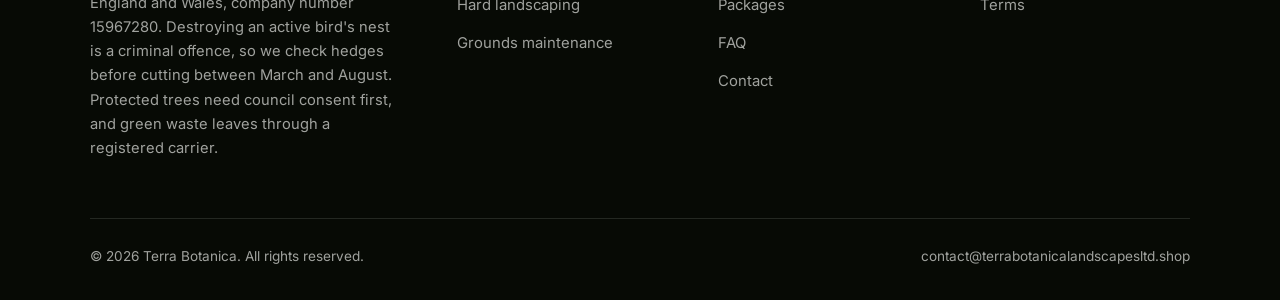
<file: contact.html>
<!DOCTYPE html>
<html lang="en" class="no-js">
<head>
<meta charset="utf-8">
<meta name="viewport" content="width=device-width, initial-scale=1">
<title>Contact — Terra Botanica</title>
<meta name="description" content="Contact Terra Botanica Landscapes Ltd in Norfolk for a quotation. We reply within two working days.">
<link rel="canonical" href="https://terrabotanicalandscapesltd.shop/contact.html">

<meta property="og:type" content="website">
<meta property="og:url" content="https://terrabotanicalandscapesltd.shop/contact.html">
<meta property="og:site_name" content="Terra Botanica">
<meta property="og:locale" content="en_US">
<meta property="og:title" content="Contact — Terra Botanica">
<meta property="og:description" content="Contact Terra Botanica Landscapes Ltd in Norfolk for a quotation. We reply within two working days.">
<meta name="theme-color" content="#070a05">

<link rel="icon" href="assets/img/favicon.svg" type="image/svg+xml">
<link rel="preconnect" href="https://fonts.googleapis.com">
<link rel="preconnect" href="https://fonts.gstatic.com" crossorigin>
<link rel="stylesheet" href="https://fonts.googleapis.com/css2?family=Fraunces:wght@400;500;600;700&family=Inter:wght@400..700&display=swap">
<link rel="stylesheet" href="assets/css/style.css">

<!-- Thème appliqué avant le premier rendu (évite le flash) -->
<script>
document.documentElement.classList.remove('no-js');
(function(){try{var t=localStorage.getItem('site-theme');if(t){document.documentElement.setAttribute('data-theme',t);}}catch(e){}})();
</script>
</head>

<body>
<a class="skip-link" href="#main">Skip to main content</a>

<header class="site-header">
  <nav class="wrap nav" aria-label="Main navigation">
    <a class="brand" href="index.html">
      <svg class="brand__mark" viewBox="0 0 64 64" aria-hidden="true">
        <rect class="bm-bg" width="64" height="64" rx="16"/>
        <g class="bm-ic" transform="translate(14 14) scale(1.5)" fill="none" stroke-width="2.1" stroke-linecap="round" stroke-linejoin="round"><path d="M20 4c-9 0-15 4.5-15 11.5 0 2 .6 3.4 1.5 4.5C8 14 12 10.5 16 9c-4 2.5-7 6-8.5 11 1 .4 2 .5 3 .5C17 20.5 20 14 20 4z"/></g>
      </svg>
      <span>Terra Botanica<span class="brand__sub">TERRA BOTANICA LANDSCAPES LTD</span></span>
    </a>

    <ul class="nav__links" id="nav-links">
      <li><a href="index.html">Home</a></li>
      <li><a href="programs.html">Services</a></li>
      <li><a href="index.html#pricing">Packages</a></li>
      <li><a href="about.html">How we work</a></li>
      <li><a href="contact.html" aria-current="page">Contact</a></li>
      <li><a class="btn btn--primary" href="contact.html">Request a quote</a></li>
    </ul>

    <div class="nav__cta">
      <button class="theme-toggle" type="button" aria-label="Switch to dark theme">
        <svg class="icon-sun" viewBox="0 0 24 24" fill="none" stroke="currentColor" stroke-width="1.8" stroke-linecap="round" aria-hidden="true"><circle cx="12" cy="12" r="4"/><path d="M12 2v2m0 16v2M2 12h2m16 0h2M4.9 4.9l1.4 1.4m11.4 11.4 1.4 1.4M19.1 4.9l-1.4 1.4M6.3 17.7l-1.4 1.4"/></svg>
        <svg class="icon-moon" viewBox="0 0 24 24" fill="none" stroke="currentColor" stroke-width="1.8" stroke-linecap="round" stroke-linejoin="round" aria-hidden="true"><path d="M21 12.8A9 9 0 1 1 11.2 3a7 7 0 0 0 9.8 9.8z"/></svg>
      </button>
      <a class="btn btn--primary" href="contact.html">Request a quote</a>
      <button class="nav__toggle" type="button" aria-expanded="false" aria-controls="nav-links" aria-label="Open menu">
        <svg class="icon-open" viewBox="0 0 24 24" fill="none" stroke="currentColor" stroke-width="2" stroke-linecap="round" aria-hidden="true"><path d="M3 6h18M3 12h18M3 18h18"/></svg>
        <svg class="icon-close" viewBox="0 0 24 24" fill="none" stroke="currentColor" stroke-width="2" stroke-linecap="round" aria-hidden="true"><path d="M6 6l12 12M18 6L6 18"/></svg>
      </button>
    </div>
  </nav>
</header>

<main id="main">

<section class="page-head">
  <div class="wrap">
    <nav class="breadcrumb" aria-label="Breadcrumb">
      <a href="index.html">Home</a><span>/</span><span aria-current="page">Contact</span>
    </nav>
    <h1>Request a quote</h1>
    <p>Tell us about the garden or grounds and what you need doing. We reply within two working days.</p>
  </div>
</section>

<section class="section wrap">
  <div class="form-layout">

    <!--
      FORM: the action attribute holds a placeholder id. Create a free form at
      https://formspree.io and replace VOTRE_ID_FORMSPREE. Until then, the button
      opens the visitor's email app with a pre-filled message to contact@terrabotanicalandscapesltd.shop.
    -->
    <form class="form" id="contact-form" action="https://formspree.io/f/VOTRE_ID_FORMSPREE" method="POST"
          data-email="contact@terrabotanicalandscapesltd.shop" data-subject="Landscaping enquiry"
          data-msg-mail="Your email app will open with the message ready to send." data-msg-sending="Sending…"
          data-msg-ok="Thanks! Your message is on its way. We reply within one business day." data-msg-err="Sending failed. Please email us directly at">
      <div class="form__row">
        <div class="field">
          <label for="nom">Full name <span class="req" aria-hidden="true">*</span></label>
          <input type="text" id="nom" name="nom" autocomplete="name" required>
        </div>
        <div class="field">
          <label for="email">Email address <span class="req" aria-hidden="true">*</span></label>
          <input type="email" id="email" name="email" autocomplete="email" required>
        </div>
      </div>

      <div class="form__row">
        <div class="field">
          <label for="programme">What you need</label>
          <select id="programme" name="programme">
            <option>Hedges and trees</option>
            <option>Garden design and planting</option>
            <option>Hard landscaping</option>
            <option>Grounds maintenance</option>
            <option>Not sure yet</option>
          </select>
        </div>
        <div class="field">
          <label for="niveau">Your project</label>
          <select id="niveau" name="niveau">
            <option>Hedges or trees</option>
            <option>Design and planting</option>
            <option>Hard landscaping</option>
            <option>Regular maintenance</option>
          </select>
        </div>
      </div>

      <div class="field">
        <label for="message">Your message <span class="req" aria-hidden="true">*</span></label>
        <textarea id="message" name="message" required placeholder="What needs doing, the size of the garden or grounds, whether any trees might be protected, whether you are in a conservation area, and your timescale..."></textarea>
        <span class="field__hint">If the work involves hedges between March and August, expect us to inspect for nests first and possibly recommend waiting.</span>
      </div>

      <!-- Bot trap: hidden from humans -->
      <div class="visually-hidden" aria-hidden="true">
        <label for="site-web">Leave this field empty</label>
        <input type="text" id="site-web" name="_gotcha" tabindex="-1" autocomplete="off">
      </div>

      <button class="btn btn--primary btn--lg" type="submit">Send my request <svg viewBox="0 0 24 24" fill="none" stroke="currentColor" stroke-width="2.2" stroke-linecap="round" stroke-linejoin="round" aria-hidden="true"><path d="M5 12h14M13 6l6 6-6 6"/></svg></button>

      <p id="form-status" class="form__status" role="status" aria-live="polite"></p>

      <p class="form__note">
        We only use your details to reply, and never sell them. See our <a href="legal.html#privacy">privacy policy</a>.
      </p>
    </form>

    <aside class="contact-aside">
      <div class="contact-card">
        <svg viewBox="0 0 24 24" fill="none" stroke="currentColor" stroke-width="1.8" stroke-linecap="round" stroke-linejoin="round" aria-hidden="true"><rect x="2.5" y="5" width="19" height="14" rx="3"/><path d="M3 7l9 6 9-6"/></svg>
        <div><b>Email</b><a href="mailto:contact@terrabotanicalandscapesltd.shop">contact@terrabotanicalandscapesltd.shop</a></div>
      </div>
      <div class="contact-card">
        <svg viewBox="0 0 24 24" fill="none" stroke="currentColor" stroke-width="1.8" stroke-linecap="round" stroke-linejoin="round" aria-hidden="true"><circle cx="12" cy="12" r="9"/><path d="M12 7v5l3.2 2"/></svg>
        <div><b>Response time</b><span>Within one business day, Monday to Friday</span></div>
      </div>
      <div class="contact-card">
        <svg viewBox="0 0 24 24" fill="none" stroke="currentColor" stroke-width="1.8" stroke-linecap="round" stroke-linejoin="round" aria-hidden="true"><rect x="3.5" y="5" width="17" height="16" rx="2.5"/><path d="M8 3v4M16 3v4M3.5 10h17"/></svg>
        <div><b>Availability</b><span>[YOUR BUSINESS HOURS] · site visits by appointment</span></div>
      </div>
      <div class="contact-card">
        <svg viewBox="0 0 24 24" fill="none" stroke="currentColor" stroke-width="1.8" stroke-linecap="round" stroke-linejoin="round" aria-hidden="true"><rect x="4" y="4.5" width="16" height="11" rx="2"/><path d="M2 19.5h20"/></svg>
        <div><b>Format</b><span>Dereham, Norwich and across Norfolk</span></div>
      </div>
      <div class="contact-card contact-card--soft">
        <svg viewBox="0 0 24 24" fill="none" stroke="currentColor" stroke-width="1.8" stroke-linecap="round" stroke-linejoin="round" aria-hidden="true"><circle cx="12" cy="12" r="9.2"/><path d="M12 16v-4.5M12 8.2v.1"/></svg>
        <div><b>Good to know</b><span>Check with your council whether any tree on the plot is subject to an order.</span></div>
      </div>
    </aside>

  </div>
</section>

</main>

<footer class="site-footer">
  <div class="wrap">
    <div class="footer__grid">
      <div class="footer__brand">
        <a class="brand" href="index.html">
          <svg class="brand__mark" viewBox="0 0 64 64" aria-hidden="true">
        <rect class="bm-bg" width="64" height="64" rx="16"/>
        <g class="bm-ic" transform="translate(14 14) scale(1.5)" fill="none" stroke-width="2.1" stroke-linecap="round" stroke-linejoin="round"><path d="M20 4c-9 0-15 4.5-15 11.5 0 2 .6 3.4 1.5 4.5C8 14 12 10.5 16 9c-4 2.5-7 6-8.5 11 1 .4 2 .5 3 .5C17 20.5 20 14 20 4z"/></g>
      </svg>
          <span>Terra Botanica<span class="brand__sub">TERRA BOTANICA LANDSCAPES LTD</span></span>
        </a>
        <p>Terra Botanica Landscapes Ltd — landscaping in Norfolk, registered in England and Wales, company number 15967280. Destroying an active bird's nest is a criminal offence, so we check hedges before cutting between March and August. Protected trees need council consent first, and green waste leaves through a registered carrier.</p>
      </div>

      <div class="footer__col">
        <h4>Services</h4>
        <ul>
          <li><a href="programs.html#hedges">Hedges and trees</a></li>
          <li><a href="programs.html#design">Garden design and planting</a></li>
          <li><a href="programs.html#hard">Hard landscaping</a></li>
          <li><a href="programs.html#maintenance">Grounds maintenance</a></li>
        </ul>
      </div>

      <div class="footer__col">
        <h4>Terra Botanica</h4>
        <ul>
          <li><a href="about.html">How we work</a></li>
          <li><a href="index.html#how-it-works">How it works</a></li>
          <li><a href="index.html#pricing">Packages</a></li>
          <li><a href="index.html#faq">FAQ</a></li>
          <li><a href="contact.html">Contact</a></li>
        </ul>
      </div>

      <div class="footer__col">
        <h4>Legal</h4>
        <ul>
          <li><a href="legal.html">Legal &amp; policies</a></li>
          <li><a href="legal.html#privacy">Privacy</a></li>
          <li><a href="legal.html#terms">Terms</a></li>
        </ul>
      </div>
    </div>

    <div class="footer__bottom">
      <p>© <span data-year>2026</span> Terra Botanica. All rights reserved.</p>
      <p><a href="mailto:contact@terrabotanicalandscapesltd.shop">contact@terrabotanicalandscapesltd.shop</a></p>
    </div>
  </div>
</footer>

<script src="assets/js/main.js" defer></script>
</body>
</html>
</file>
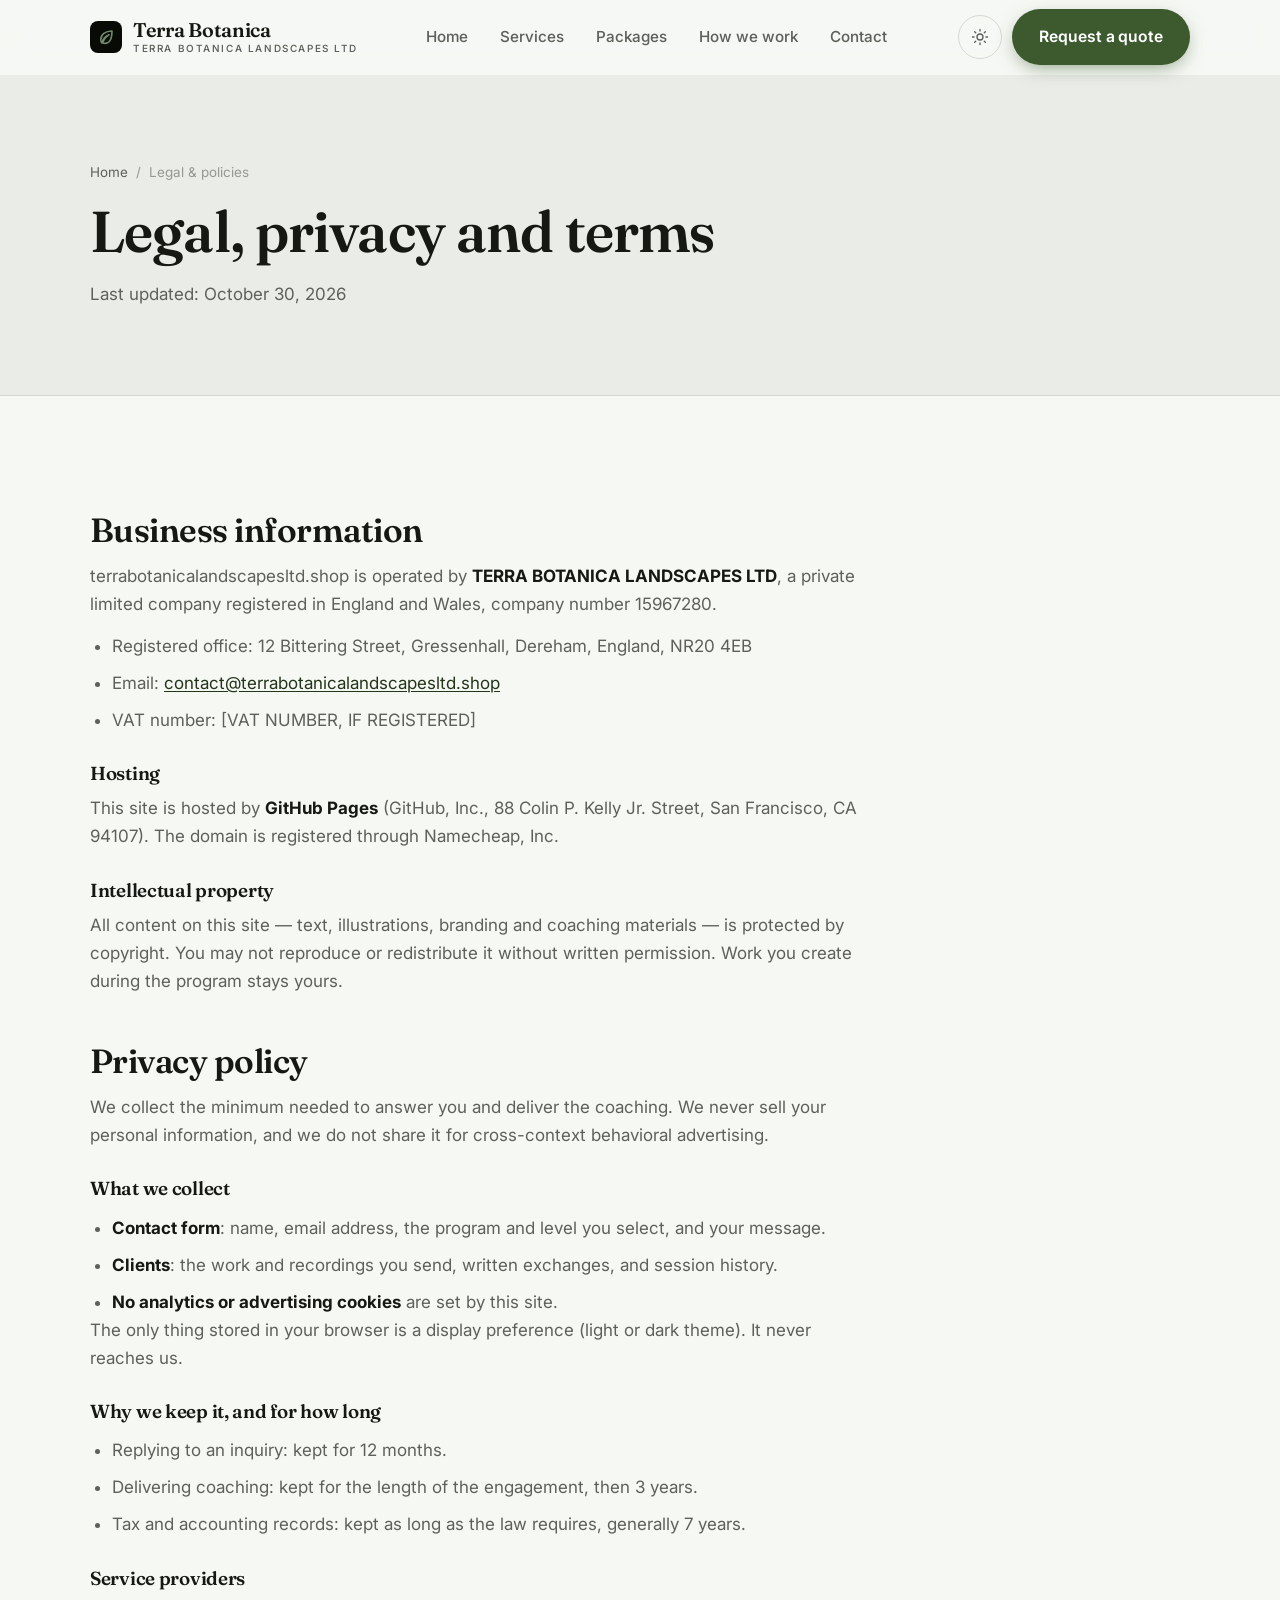
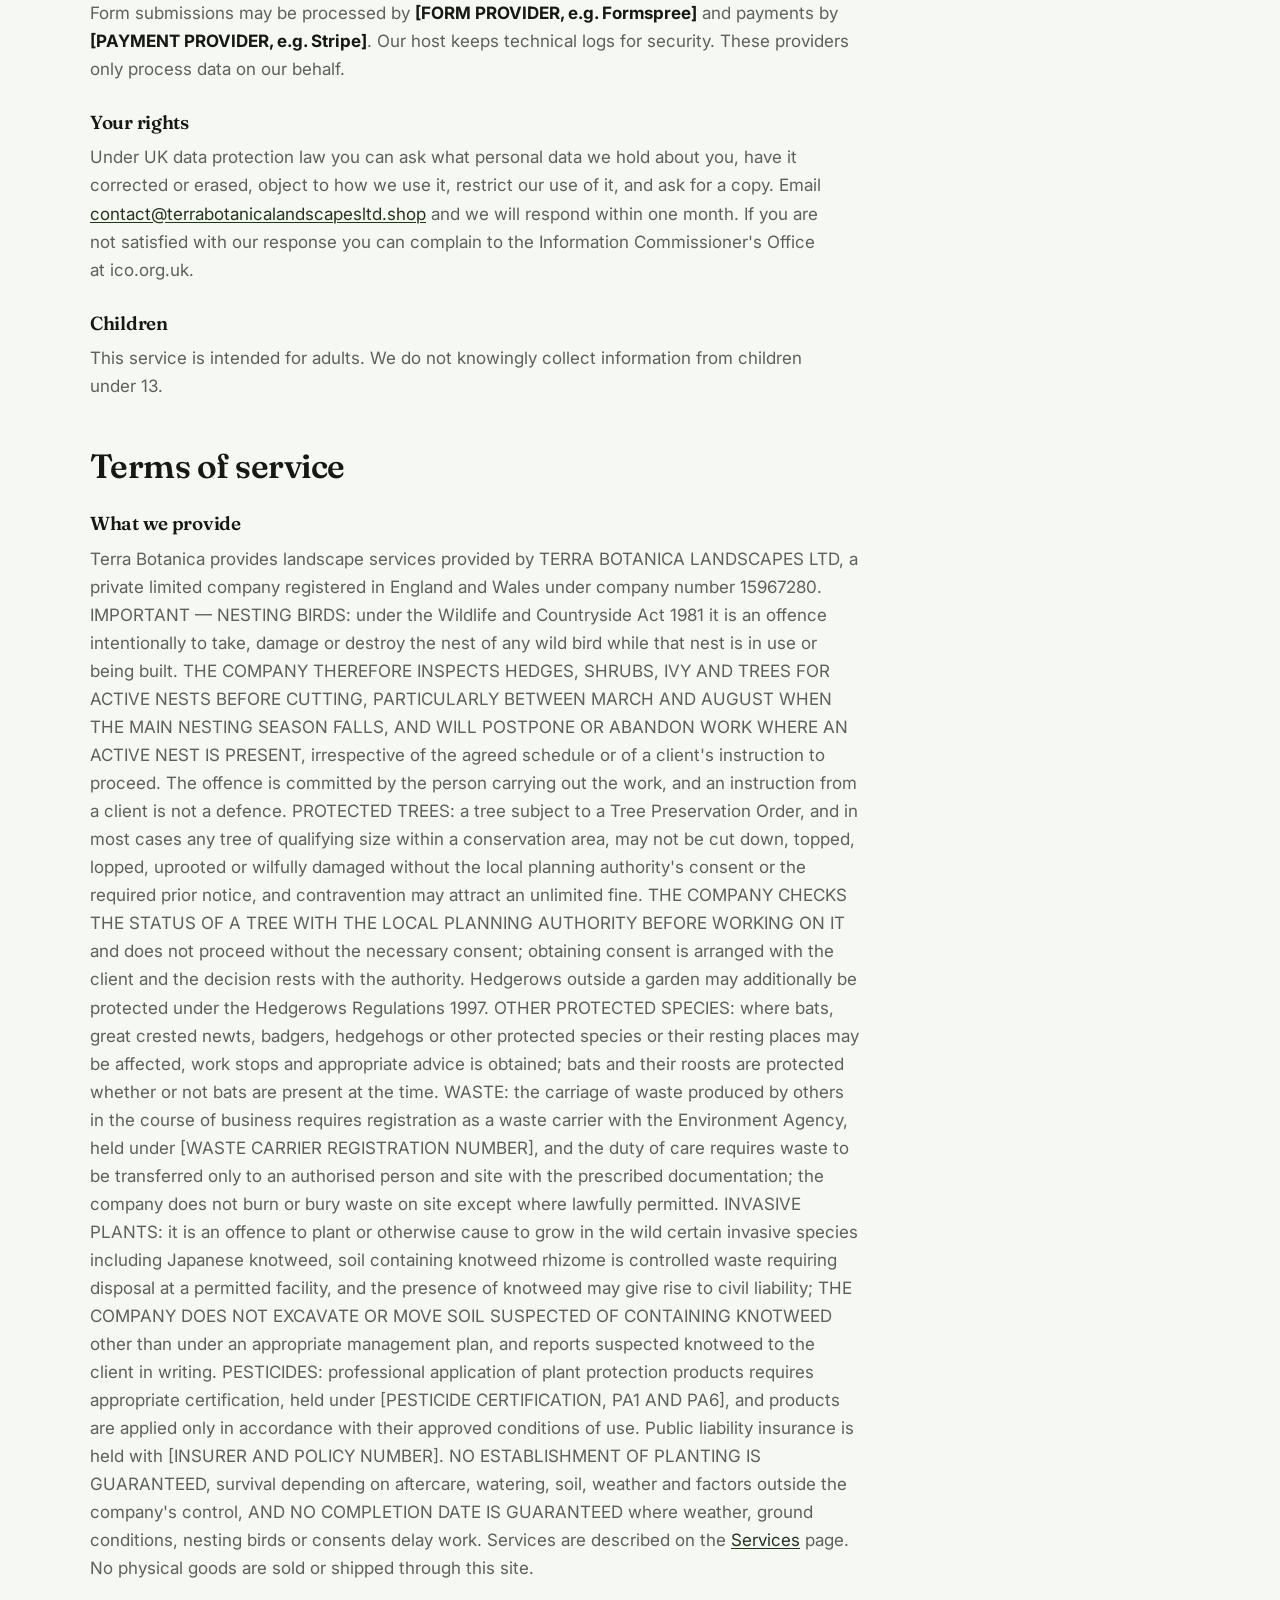
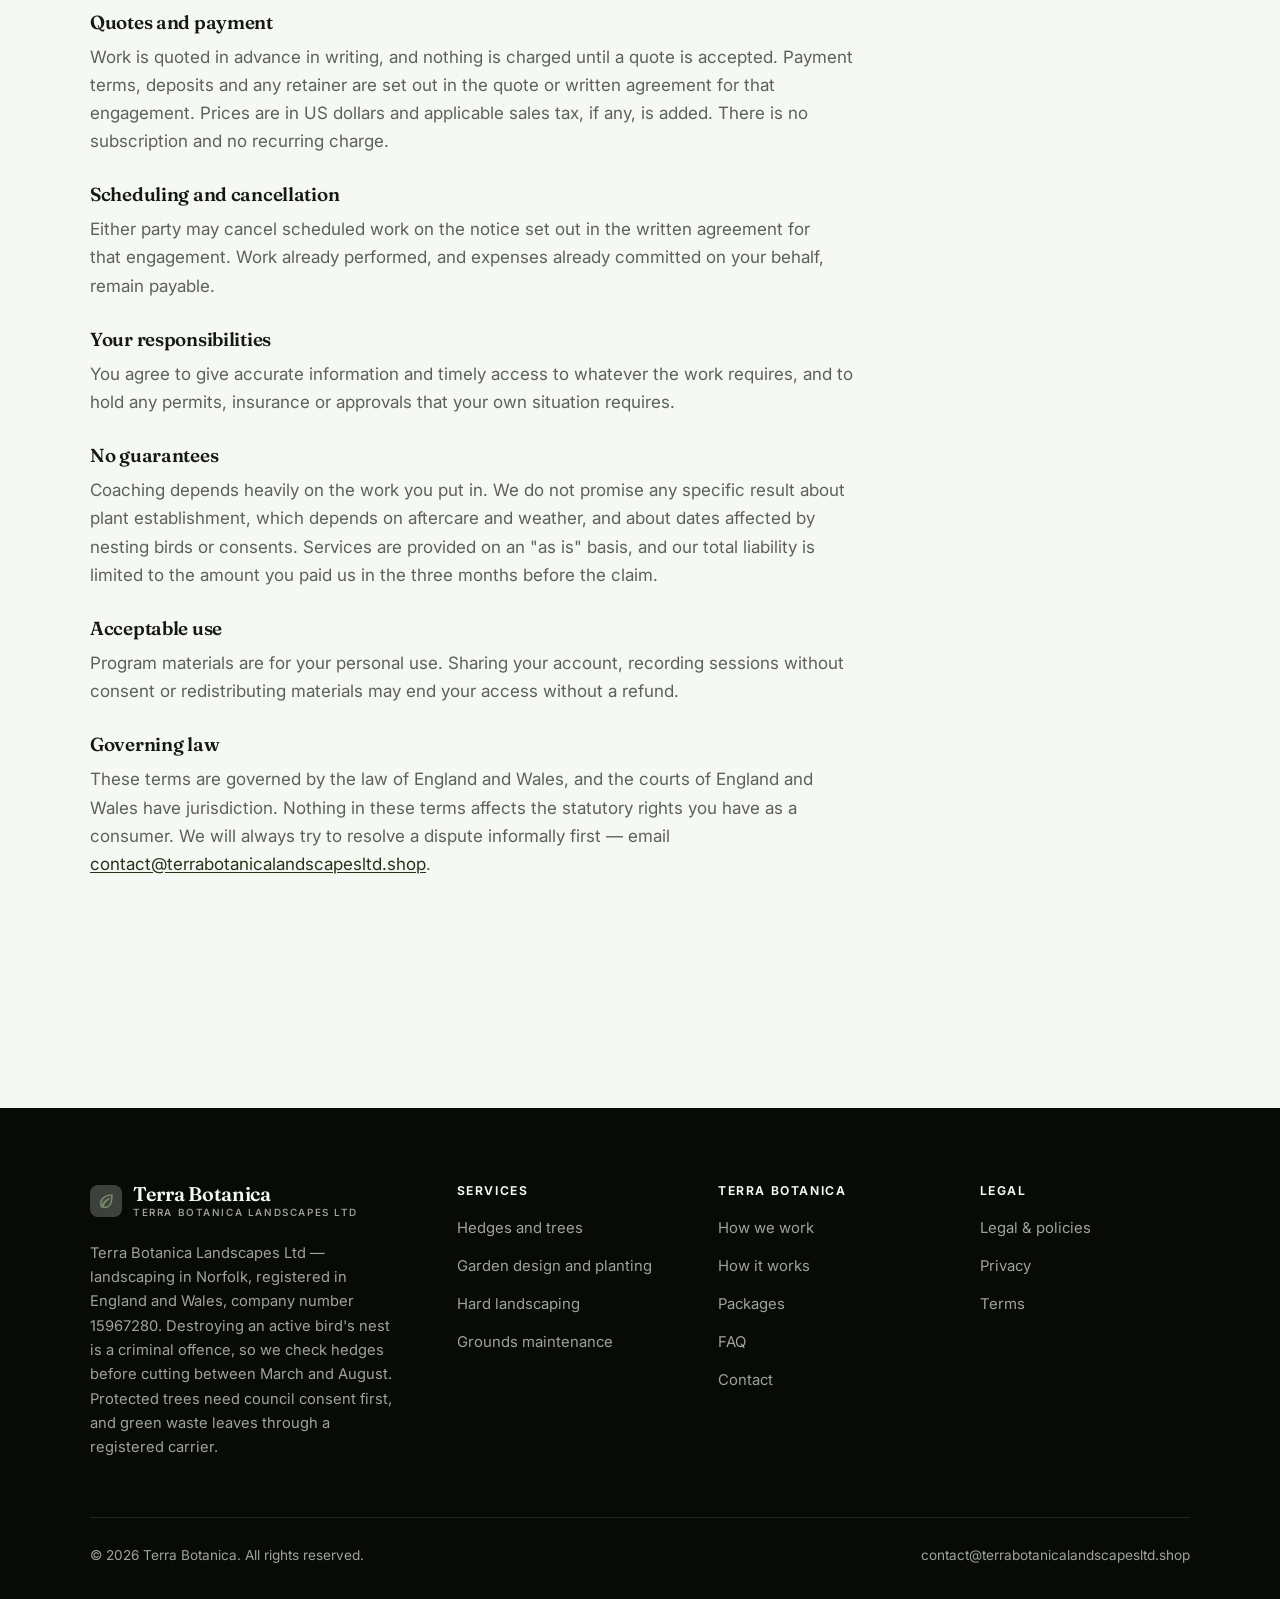
<file: legal.html>
<!DOCTYPE html>
<html lang="en" class="no-js">
<head>
<meta charset="utf-8">
<meta name="viewport" content="width=device-width, initial-scale=1">
<title>Legal, privacy and terms — Terra Botanica</title>
<meta name="description" content="Business information, privacy policy and terms of service for Terra Botanica.">
<meta name="robots" content="noindex">

<meta property="og:type" content="website">
<meta property="og:url" content="https://terrabotanicalandscapesltd.shop/legal.html">
<meta property="og:site_name" content="Terra Botanica">
<meta property="og:locale" content="en_US">
<meta property="og:title" content="Legal, privacy and terms — Terra Botanica">
<meta property="og:description" content="Business information, privacy policy and terms of service for Terra Botanica.">
<meta name="theme-color" content="#070a05">

<link rel="icon" href="assets/img/favicon.svg" type="image/svg+xml">
<link rel="preconnect" href="https://fonts.googleapis.com">
<link rel="preconnect" href="https://fonts.gstatic.com" crossorigin>
<link rel="stylesheet" href="https://fonts.googleapis.com/css2?family=Fraunces:wght@400;500;600;700&family=Inter:wght@400..700&display=swap">
<link rel="stylesheet" href="assets/css/style.css">

<!-- Thème appliqué avant le premier rendu (évite le flash) -->
<script>
document.documentElement.classList.remove('no-js');
(function(){try{var t=localStorage.getItem('site-theme');if(t){document.documentElement.setAttribute('data-theme',t);}}catch(e){}})();
</script>
</head>

<body>
<a class="skip-link" href="#main">Skip to main content</a>

<header class="site-header">
  <nav class="wrap nav" aria-label="Main navigation">
    <a class="brand" href="index.html">
      <svg class="brand__mark" viewBox="0 0 64 64" aria-hidden="true">
        <rect class="bm-bg" width="64" height="64" rx="16"/>
        <g class="bm-ic" transform="translate(14 14) scale(1.5)" fill="none" stroke-width="2.1" stroke-linecap="round" stroke-linejoin="round"><path d="M20 4c-9 0-15 4.5-15 11.5 0 2 .6 3.4 1.5 4.5C8 14 12 10.5 16 9c-4 2.5-7 6-8.5 11 1 .4 2 .5 3 .5C17 20.5 20 14 20 4z"/></g>
      </svg>
      <span>Terra Botanica<span class="brand__sub">TERRA BOTANICA LANDSCAPES LTD</span></span>
    </a>

    <ul class="nav__links" id="nav-links">
      <li><a href="index.html">Home</a></li>
      <li><a href="programs.html">Services</a></li>
      <li><a href="index.html#pricing">Packages</a></li>
      <li><a href="about.html">How we work</a></li>
      <li><a href="contact.html">Contact</a></li>
      <li><a class="btn btn--primary" href="contact.html">Request a quote</a></li>
    </ul>

    <div class="nav__cta">
      <button class="theme-toggle" type="button" aria-label="Switch to dark theme">
        <svg class="icon-sun" viewBox="0 0 24 24" fill="none" stroke="currentColor" stroke-width="1.8" stroke-linecap="round" aria-hidden="true"><circle cx="12" cy="12" r="4"/><path d="M12 2v2m0 16v2M2 12h2m16 0h2M4.9 4.9l1.4 1.4m11.4 11.4 1.4 1.4M19.1 4.9l-1.4 1.4M6.3 17.7l-1.4 1.4"/></svg>
        <svg class="icon-moon" viewBox="0 0 24 24" fill="none" stroke="currentColor" stroke-width="1.8" stroke-linecap="round" stroke-linejoin="round" aria-hidden="true"><path d="M21 12.8A9 9 0 1 1 11.2 3a7 7 0 0 0 9.8 9.8z"/></svg>
      </button>
      <a class="btn btn--primary" href="contact.html">Request a quote</a>
      <button class="nav__toggle" type="button" aria-expanded="false" aria-controls="nav-links" aria-label="Open menu">
        <svg class="icon-open" viewBox="0 0 24 24" fill="none" stroke="currentColor" stroke-width="2" stroke-linecap="round" aria-hidden="true"><path d="M3 6h18M3 12h18M3 18h18"/></svg>
        <svg class="icon-close" viewBox="0 0 24 24" fill="none" stroke="currentColor" stroke-width="2" stroke-linecap="round" aria-hidden="true"><path d="M6 6l12 12M18 6L6 18"/></svg>
      </button>
    </div>
  </nav>
</header>

<main id="main">

<section class="page-head">
  <div class="wrap">
    <nav class="breadcrumb" aria-label="Breadcrumb">
      <a href="index.html">Home</a><span>/</span><span aria-current="page">Legal &amp; policies</span>
    </nav>
    <h1>Legal, privacy and terms</h1>
    <p>Last updated: <time datetime="2026-10-30">October 30, 2026</time></p>
  </div>
</section>

<section class="section wrap">
  <div class="prose">

    <!--
      TO DO: this is a skeleton, not legal advice. Replace every [BRACKET] with
      your real details before selling, and have a lawyer review it if you can.
      Consumer protection rules differ by state.
    -->

    <h2 id="business">Business information</h2>
    <p>
      terrabotanicalandscapesltd.shop is operated by <strong>TERRA BOTANICA LANDSCAPES LTD</strong>, a private limited
      company registered in England and Wales, company number 15967280.
    </p>
    <ul>
      <li>Registered office: 12 Bittering Street, Gressenhall, Dereham, England, NR20 4EB</li>
      <li>Email: <a href="mailto:contact@terrabotanicalandscapesltd.shop">contact@terrabotanicalandscapesltd.shop</a></li>
      <li>VAT number: [VAT NUMBER, IF REGISTERED]</li>
    </ul>

    <h3>Hosting</h3>
    <p>
      This site is hosted by <strong>GitHub Pages</strong> (GitHub, Inc., 88 Colin P. Kelly Jr. Street,
      San Francisco, CA 94107). The domain is registered through Namecheap, Inc.
    </p>

    <h3>Intellectual property</h3>
    <p>
      All content on this site — text, illustrations, branding and coaching materials — is protected by
      copyright. You may not reproduce or redistribute it without written permission. Work you create during
      the program stays yours.
    </p>

    <h2 id="privacy">Privacy policy</h2>
    <p>
      We collect the minimum needed to answer you and deliver the coaching. We never sell your personal
      information, and we do not share it for cross-context behavioral advertising.
    </p>
    <h3>What we collect</h3>
    <ul>
      <li><strong>Contact form</strong>: name, email address, the program and level you select, and your message.</li>
      <li><strong>Clients</strong>: the work and recordings you send, written exchanges, and session history.</li>
      <li><strong>No analytics or advertising cookies</strong> are set by this site.</li>
    </ul>
    <p>
      The only thing stored in your browser is a display preference (light or dark theme). It never reaches us.
    </p>
    <h3>Why we keep it, and for how long</h3>
    <ul>
      <li>Replying to an inquiry: kept for 12 months.</li>
      <li>Delivering coaching: kept for the length of the engagement, then 3 years.</li>
      <li>Tax and accounting records: kept as long as the law requires, generally 7 years.</li>
    </ul>
    <h3>Service providers</h3>
    <p>
      Form submissions may be processed by <strong>[FORM PROVIDER, e.g. Formspree]</strong> and payments by
      <strong>[PAYMENT PROVIDER, e.g. Stripe]</strong>. Our host keeps technical logs for security. These
      providers only process data on our behalf.
    </p>
    <h3>Your rights</h3>
    <p>
      Under UK data protection law you can ask what personal data we hold about you, have it corrected or
      erased, object to how we use it, restrict our use of it, and ask for a copy. Email
      <a href="mailto:contact@terrabotanicalandscapesltd.shop">contact@terrabotanicalandscapesltd.shop</a> and we will respond within one month. If you are not satisfied with
      our response you can complain to the Information Commissioner's Office at ico.org.uk.
    </p>
    <h3>Children</h3>
    <p>
      This service is intended for adults. We do not knowingly collect information from children under 13.
    </p>

    <h2 id="terms">Terms of service</h2>
    <h3>What we provide</h3>
    <p>
      Terra Botanica provides landscape services provided by TERRA BOTANICA LANDSCAPES LTD, a private limited company registered in England and Wales under company number 15967280. IMPORTANT — NESTING BIRDS: under the Wildlife and Countryside Act 1981 it is an offence intentionally to take, damage or destroy the nest of any wild bird while that nest is in use or being built. THE COMPANY THEREFORE INSPECTS HEDGES, SHRUBS, IVY AND TREES FOR ACTIVE NESTS BEFORE CUTTING, PARTICULARLY BETWEEN MARCH AND AUGUST WHEN THE MAIN NESTING SEASON FALLS, AND WILL POSTPONE OR ABANDON WORK WHERE AN ACTIVE NEST IS PRESENT, irrespective of the agreed schedule or of a client's instruction to proceed. The offence is committed by the person carrying out the work, and an instruction from a client is not a defence. PROTECTED TREES: a tree subject to a Tree Preservation Order, and in most cases any tree of qualifying size within a conservation area, may not be cut down, topped, lopped, uprooted or wilfully damaged without the local planning authority's consent or the required prior notice, and contravention may attract an unlimited fine. THE COMPANY CHECKS THE STATUS OF A TREE WITH THE LOCAL PLANNING AUTHORITY BEFORE WORKING ON IT and does not proceed without the necessary consent; obtaining consent is arranged with the client and the decision rests with the authority. Hedgerows outside a garden may additionally be protected under the Hedgerows Regulations 1997. OTHER PROTECTED SPECIES: where bats, great crested newts, badgers, hedgehogs or other protected species or their resting places may be affected, work stops and appropriate advice is obtained; bats and their roosts are protected whether or not bats are present at the time. WASTE: the carriage of waste produced by others in the course of business requires registration as a waste carrier with the Environment Agency, held under [WASTE CARRIER REGISTRATION NUMBER], and the duty of care requires waste to be transferred only to an authorised person and site with the prescribed documentation; the company does not burn or bury waste on site except where lawfully permitted. INVASIVE PLANTS: it is an offence to plant or otherwise cause to grow in the wild certain invasive species including Japanese knotweed, soil containing knotweed rhizome is controlled waste requiring disposal at a permitted facility, and the presence of knotweed may give rise to civil liability; THE COMPANY DOES NOT EXCAVATE OR MOVE SOIL SUSPECTED OF CONTAINING KNOTWEED other than under an appropriate management plan, and reports suspected knotweed to the client in writing. PESTICIDES: professional application of plant protection products requires appropriate certification, held under [PESTICIDE CERTIFICATION, PA1 AND PA6], and products are applied only in accordance with their approved conditions of use. Public liability insurance is held with [INSURER AND POLICY NUMBER]. NO ESTABLISHMENT OF PLANTING IS GUARANTEED, survival depending on aftercare, watering, soil, weather and factors outside the company's control, AND NO COMPLETION DATE IS GUARANTEED where weather, ground conditions, nesting birds or consents delay work. Services are described on the
      <a href="programs.html">Services</a> page. No physical goods are sold or shipped through this site.
    </p>
    <h3>Quotes and payment</h3>
    <p>
      Work is quoted in advance in writing, and nothing is charged until a quote is accepted. Payment terms,
      deposits and any retainer are set out in the quote or written agreement for that engagement. Prices are in
      US dollars and applicable sales tax, if any, is added. There is no subscription and no recurring charge.
    </p>
    <h3>Scheduling and cancellation</h3>
    <p>
      Either party may cancel scheduled work on the notice set out in the written agreement for that engagement.
      Work already performed, and expenses already committed on your behalf, remain payable.
    </p>
    <h3>Your responsibilities</h3>
    <p>
      You agree to give accurate information and timely access to whatever the work requires, and to hold any
      permits, insurance or approvals that your own situation requires.
    </p>

    <h3>No guarantees</h3>
    <p>
      Coaching depends heavily on the work you put in. We do not promise any specific result
      about plant establishment, which depends on aftercare and weather, and about dates affected by nesting birds or consents. Services are provided on an "as is" basis, and our total
      liability is limited to the amount you paid us in the three months before the claim.
    </p>
    <h3>Acceptable use</h3>
    <p>
      Program materials are for your personal use. Sharing your account, recording sessions without consent
      or redistributing materials may end your access without a refund.
    </p>
    <h3>Governing law</h3>
    <p>
      These terms are governed by the law of England and Wales, and the courts of England and Wales have
      jurisdiction. Nothing in these terms affects the statutory rights you have as a consumer. We will always
      try to resolve a dispute informally first — email <a href="mailto:contact@terrabotanicalandscapesltd.shop">contact@terrabotanicalandscapesltd.shop</a>.
    </p>

  </div>
</section>

</main>

<footer class="site-footer">
  <div class="wrap">
    <div class="footer__grid">
      <div class="footer__brand">
        <a class="brand" href="index.html">
          <svg class="brand__mark" viewBox="0 0 64 64" aria-hidden="true">
        <rect class="bm-bg" width="64" height="64" rx="16"/>
        <g class="bm-ic" transform="translate(14 14) scale(1.5)" fill="none" stroke-width="2.1" stroke-linecap="round" stroke-linejoin="round"><path d="M20 4c-9 0-15 4.5-15 11.5 0 2 .6 3.4 1.5 4.5C8 14 12 10.5 16 9c-4 2.5-7 6-8.5 11 1 .4 2 .5 3 .5C17 20.5 20 14 20 4z"/></g>
      </svg>
          <span>Terra Botanica<span class="brand__sub">TERRA BOTANICA LANDSCAPES LTD</span></span>
        </a>
        <p>Terra Botanica Landscapes Ltd — landscaping in Norfolk, registered in England and Wales, company number 15967280. Destroying an active bird's nest is a criminal offence, so we check hedges before cutting between March and August. Protected trees need council consent first, and green waste leaves through a registered carrier.</p>
      </div>

      <div class="footer__col">
        <h4>Services</h4>
        <ul>
          <li><a href="programs.html#hedges">Hedges and trees</a></li>
          <li><a href="programs.html#design">Garden design and planting</a></li>
          <li><a href="programs.html#hard">Hard landscaping</a></li>
          <li><a href="programs.html#maintenance">Grounds maintenance</a></li>
        </ul>
      </div>

      <div class="footer__col">
        <h4>Terra Botanica</h4>
        <ul>
          <li><a href="about.html">How we work</a></li>
          <li><a href="index.html#how-it-works">How it works</a></li>
          <li><a href="index.html#pricing">Packages</a></li>
          <li><a href="index.html#faq">FAQ</a></li>
          <li><a href="contact.html">Contact</a></li>
        </ul>
      </div>

      <div class="footer__col">
        <h4>Legal</h4>
        <ul>
          <li><a href="legal.html">Legal &amp; policies</a></li>
          <li><a href="legal.html#privacy">Privacy</a></li>
          <li><a href="legal.html#terms">Terms</a></li>
        </ul>
      </div>
    </div>

    <div class="footer__bottom">
      <p>© <span data-year>2026</span> Terra Botanica. All rights reserved.</p>
      <p><a href="mailto:contact@terrabotanicalandscapesltd.shop">contact@terrabotanicalandscapesltd.shop</a></p>
    </div>
  </div>
</footer>

<script src="assets/js/main.js" defer></script>
</body>
</html>
</file>
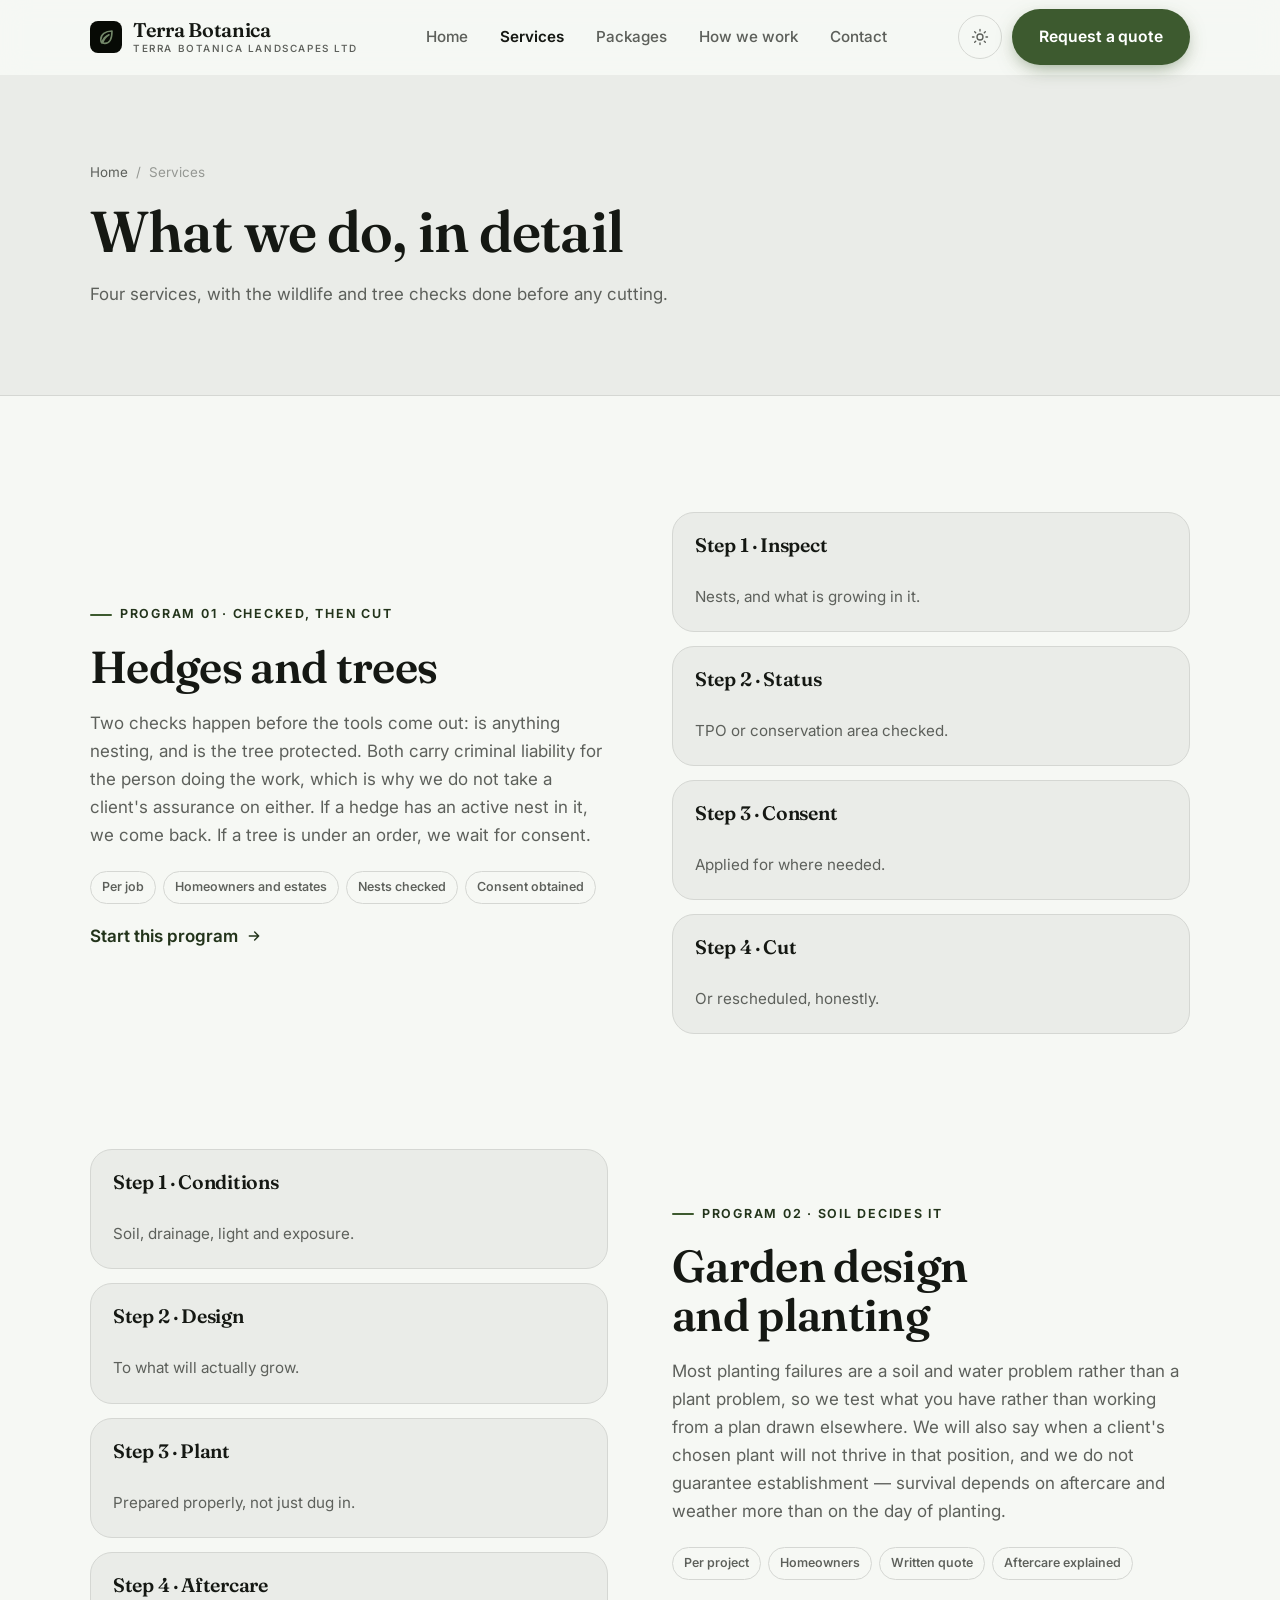
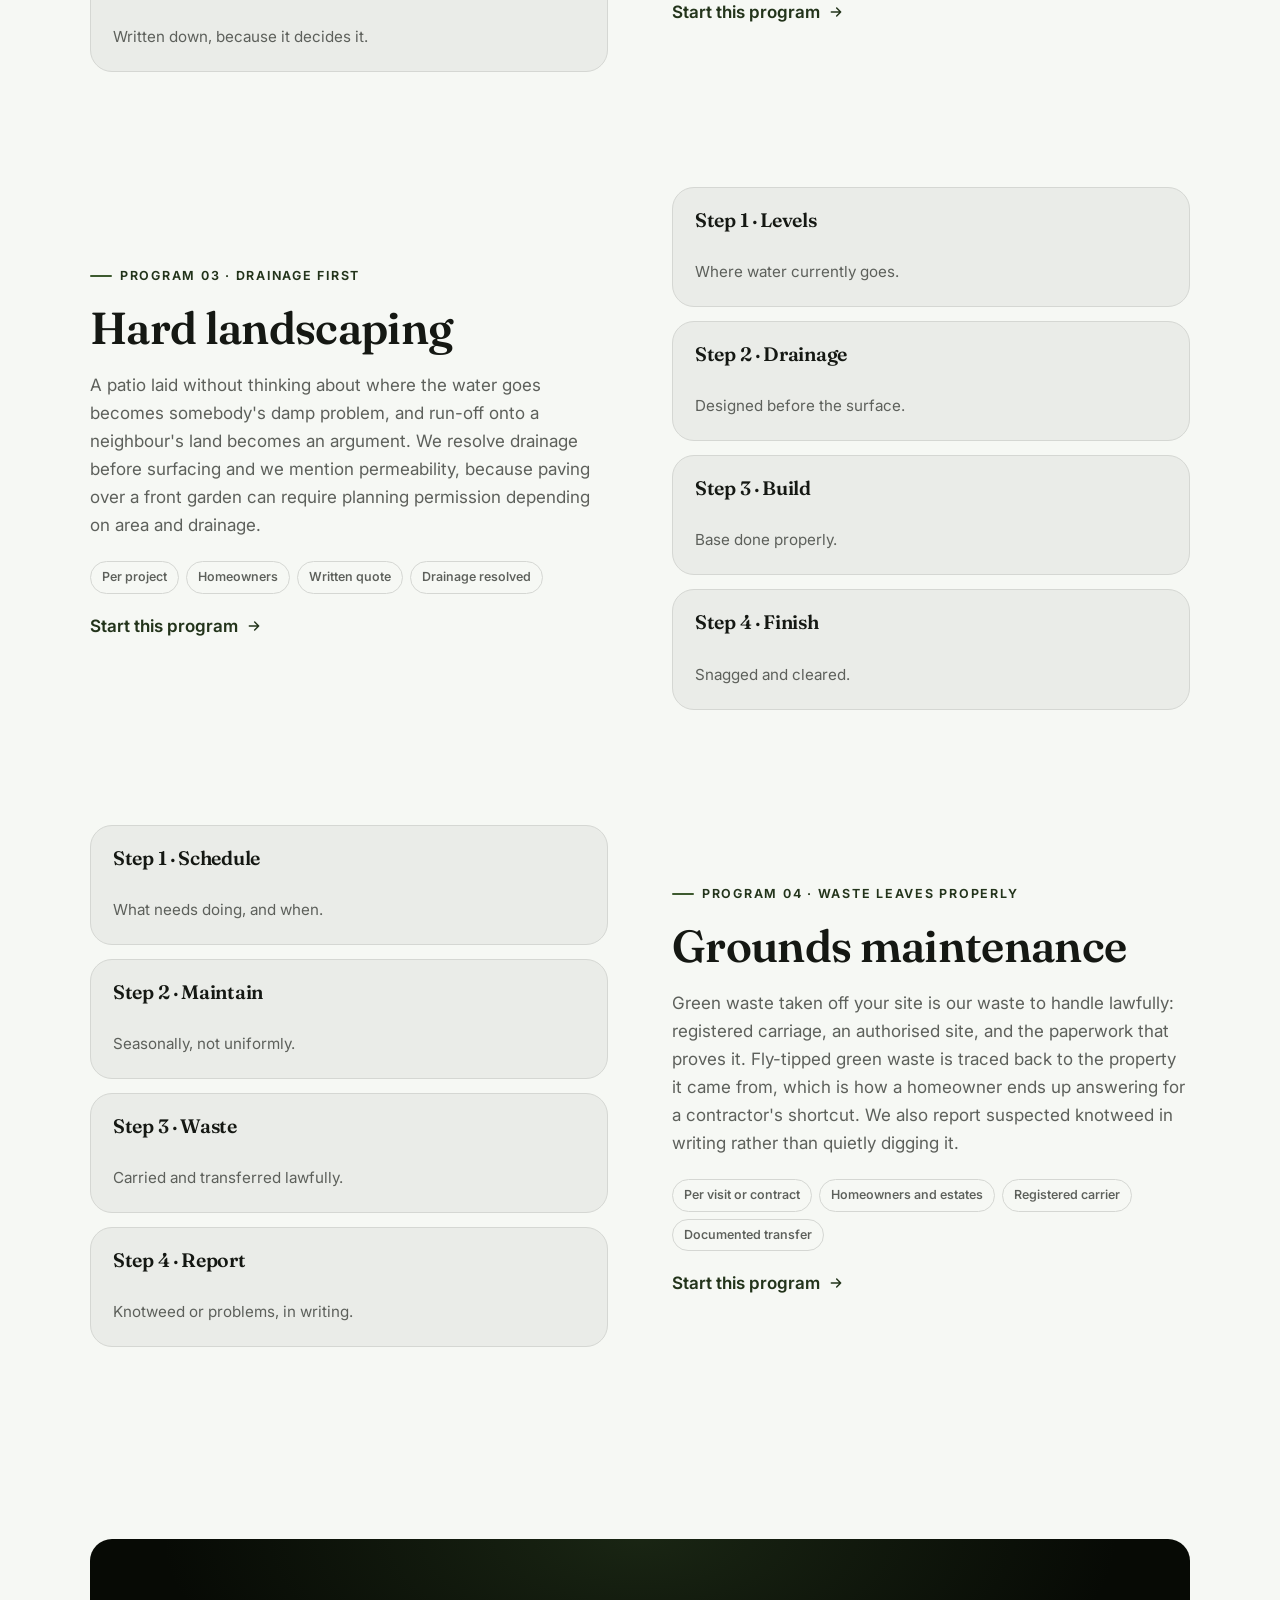
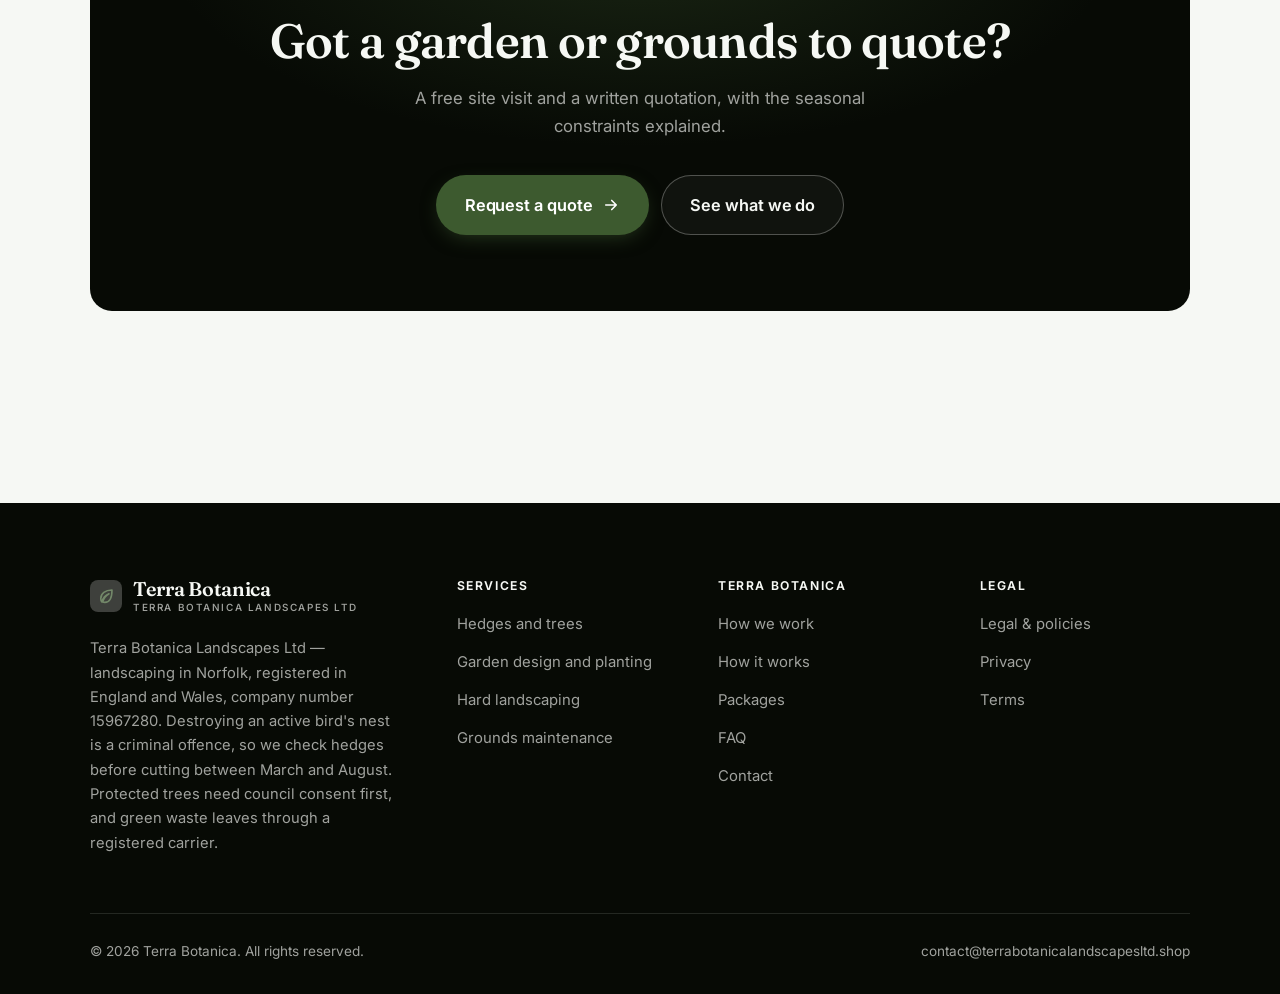
<file: programs.html>
<!DOCTYPE html>
<html lang="en" class="no-js">
<head>
<meta charset="utf-8">
<meta name="viewport" content="width=device-width, initial-scale=1">
<title>Services — Terra Botanica</title>
<meta name="description" content="What Terra Botanica Landscapes Ltd does: hedges and trees, garden design and planting, hard landscaping, and grounds maintenance.">
<link rel="canonical" href="https://terrabotanicalandscapesltd.shop/programs.html">

<meta property="og:type" content="website">
<meta property="og:url" content="https://terrabotanicalandscapesltd.shop/programs.html">
<meta property="og:site_name" content="Terra Botanica">
<meta property="og:locale" content="en_US">
<meta property="og:title" content="Services — Terra Botanica">
<meta property="og:description" content="What Terra Botanica Landscapes Ltd does: hedges and trees, garden design and planting, hard landscaping, and grounds maintenance.">
<meta name="theme-color" content="#070a05">

<link rel="icon" href="assets/img/favicon.svg" type="image/svg+xml">
<link rel="preconnect" href="https://fonts.googleapis.com">
<link rel="preconnect" href="https://fonts.gstatic.com" crossorigin>
<link rel="stylesheet" href="https://fonts.googleapis.com/css2?family=Fraunces:wght@400;500;600;700&family=Inter:wght@400..700&display=swap">
<link rel="stylesheet" href="assets/css/style.css">

<!-- Thème appliqué avant le premier rendu (évite le flash) -->
<script>
document.documentElement.classList.remove('no-js');
(function(){try{var t=localStorage.getItem('site-theme');if(t){document.documentElement.setAttribute('data-theme',t);}}catch(e){}})();
</script>
</head>

<body>
<a class="skip-link" href="#main">Skip to main content</a>

<header class="site-header">
  <nav class="wrap nav" aria-label="Main navigation">
    <a class="brand" href="index.html">
      <svg class="brand__mark" viewBox="0 0 64 64" aria-hidden="true">
        <rect class="bm-bg" width="64" height="64" rx="16"/>
        <g class="bm-ic" transform="translate(14 14) scale(1.5)" fill="none" stroke-width="2.1" stroke-linecap="round" stroke-linejoin="round"><path d="M20 4c-9 0-15 4.5-15 11.5 0 2 .6 3.4 1.5 4.5C8 14 12 10.5 16 9c-4 2.5-7 6-8.5 11 1 .4 2 .5 3 .5C17 20.5 20 14 20 4z"/></g>
      </svg>
      <span>Terra Botanica<span class="brand__sub">TERRA BOTANICA LANDSCAPES LTD</span></span>
    </a>

    <ul class="nav__links" id="nav-links">
      <li><a href="index.html">Home</a></li>
      <li><a href="programs.html" aria-current="page">Services</a></li>
      <li><a href="index.html#pricing">Packages</a></li>
      <li><a href="about.html">How we work</a></li>
      <li><a href="contact.html">Contact</a></li>
      <li><a class="btn btn--primary" href="contact.html">Request a quote</a></li>
    </ul>

    <div class="nav__cta">
      <button class="theme-toggle" type="button" aria-label="Switch to dark theme">
        <svg class="icon-sun" viewBox="0 0 24 24" fill="none" stroke="currentColor" stroke-width="1.8" stroke-linecap="round" aria-hidden="true"><circle cx="12" cy="12" r="4"/><path d="M12 2v2m0 16v2M2 12h2m16 0h2M4.9 4.9l1.4 1.4m11.4 11.4 1.4 1.4M19.1 4.9l-1.4 1.4M6.3 17.7l-1.4 1.4"/></svg>
        <svg class="icon-moon" viewBox="0 0 24 24" fill="none" stroke="currentColor" stroke-width="1.8" stroke-linecap="round" stroke-linejoin="round" aria-hidden="true"><path d="M21 12.8A9 9 0 1 1 11.2 3a7 7 0 0 0 9.8 9.8z"/></svg>
      </button>
      <a class="btn btn--primary" href="contact.html">Request a quote</a>
      <button class="nav__toggle" type="button" aria-expanded="false" aria-controls="nav-links" aria-label="Open menu">
        <svg class="icon-open" viewBox="0 0 24 24" fill="none" stroke="currentColor" stroke-width="2" stroke-linecap="round" aria-hidden="true"><path d="M3 6h18M3 12h18M3 18h18"/></svg>
        <svg class="icon-close" viewBox="0 0 24 24" fill="none" stroke="currentColor" stroke-width="2" stroke-linecap="round" aria-hidden="true"><path d="M6 6l12 12M18 6L6 18"/></svg>
      </button>
    </div>
  </nav>
</header>

<main id="main">

<section class="page-head">
  <div class="wrap">
    <nav class="breadcrumb" aria-label="Breadcrumb">
      <a href="index.html">Home</a><span>/</span><span aria-current="page">Services</span>
    </nav>
    <h1>What we do, in detail</h1>
    <p>Four services, with the wildlife and tree checks done before any cutting.</p>
  </div>
</section>

<section class="section wrap" id="hedges">
  <div class="split reveal">
    <div>
      <span class="eyebrow">Program 01 · Checked, then cut</span>
      <h2>Hedges and trees</h2>
      <p>Two checks happen before the tools come out: is anything nesting, and is the tree protected. Both carry criminal liability for the person doing the work, which is why we do not take a client's assurance on either. If a hedge has an active nest in it, we come back. If a tree is under an order, we wait for consent.</p>
      <ul class="tags"><li>Per job</li><li>Homeowners and estates</li><li>Nests checked</li><li>Consent obtained</li></ul>
      <p><a class="arrow-link" href="contact.html">Start this program <svg viewBox="0 0 24 24" fill="none" stroke="currentColor" stroke-width="2.2" stroke-linecap="round" stroke-linejoin="round" aria-hidden="true"><path d="M5 12h14M13 6l6 6-6 6"/></svg></a></p>
    </div>
    <div class="grid grid--2 grid--tight">
      <article class="card card--sm">
        <h3>Step 1 · Inspect</h3>
        <p>Nests, and what is growing in it.</p>
      </article>
      <article class="card card--sm">
        <h3>Step 2 · Status</h3>
        <p>TPO or conservation area checked.</p>
      </article>
      <article class="card card--sm">
        <h3>Step 3 · Consent</h3>
        <p>Applied for where needed.</p>
      </article>
      <article class="card card--sm">
        <h3>Step 4 · Cut</h3>
        <p>Or rescheduled, honestly.</p>
      </article>
    </div>
  </div>
</section>

<section class="section section--flush wrap" id="design">
  <div class="split reveal">
    <div class="grid grid--2 grid--tight">
      <article class="card card--sm">
        <h3>Step 1 · Conditions</h3>
        <p>Soil, drainage, light and exposure.</p>
      </article>
      <article class="card card--sm">
        <h3>Step 2 · Design</h3>
        <p>To what will actually grow.</p>
      </article>
      <article class="card card--sm">
        <h3>Step 3 · Plant</h3>
        <p>Prepared properly, not just dug in.</p>
      </article>
      <article class="card card--sm">
        <h3>Step 4 · Aftercare</h3>
        <p>Written down, because it decides it.</p>
      </article>
    </div>
    <div>
      <span class="eyebrow">Program 02 · Soil decides it</span>
      <h2>Garden design and planting</h2>
      <p>Most planting failures are a soil and water problem rather than a plant problem, so we test what you have rather than working from a plan drawn elsewhere. We will also say when a client's chosen plant will not thrive in that position, and we do not guarantee establishment — survival depends on aftercare and weather more than on the day of planting.</p>
      <ul class="tags"><li>Per project</li><li>Homeowners</li><li>Written quote</li><li>Aftercare explained</li></ul>
      <p><a class="arrow-link" href="contact.html">Start this program <svg viewBox="0 0 24 24" fill="none" stroke="currentColor" stroke-width="2.2" stroke-linecap="round" stroke-linejoin="round" aria-hidden="true"><path d="M5 12h14M13 6l6 6-6 6"/></svg></a></p>
    </div>
  </div>
</section>

<section class="section section--flush wrap" id="hard">
  <div class="split reveal">
    <div>
      <span class="eyebrow">Program 03 · Drainage first</span>
      <h2>Hard landscaping</h2>
      <p>A patio laid without thinking about where the water goes becomes somebody's damp problem, and run-off onto a neighbour's land becomes an argument. We resolve drainage before surfacing and we mention permeability, because paving over a front garden can require planning permission depending on area and drainage.</p>
      <ul class="tags"><li>Per project</li><li>Homeowners</li><li>Written quote</li><li>Drainage resolved</li></ul>
      <p><a class="arrow-link" href="contact.html">Start this program <svg viewBox="0 0 24 24" fill="none" stroke="currentColor" stroke-width="2.2" stroke-linecap="round" stroke-linejoin="round" aria-hidden="true"><path d="M5 12h14M13 6l6 6-6 6"/></svg></a></p>
    </div>
    <div class="grid grid--2 grid--tight">
      <article class="card card--sm">
        <h3>Step 1 · Levels</h3>
        <p>Where water currently goes.</p>
      </article>
      <article class="card card--sm">
        <h3>Step 2 · Drainage</h3>
        <p>Designed before the surface.</p>
      </article>
      <article class="card card--sm">
        <h3>Step 3 · Build</h3>
        <p>Base done properly.</p>
      </article>
      <article class="card card--sm">
        <h3>Step 4 · Finish</h3>
        <p>Snagged and cleared.</p>
      </article>
    </div>
  </div>
</section>

<section class="section section--flush wrap" id="maintenance">
  <div class="split reveal">
    <div class="grid grid--2 grid--tight">
      <article class="card card--sm">
        <h3>Step 1 · Schedule</h3>
        <p>What needs doing, and when.</p>
      </article>
      <article class="card card--sm">
        <h3>Step 2 · Maintain</h3>
        <p>Seasonally, not uniformly.</p>
      </article>
      <article class="card card--sm">
        <h3>Step 3 · Waste</h3>
        <p>Carried and transferred lawfully.</p>
      </article>
      <article class="card card--sm">
        <h3>Step 4 · Report</h3>
        <p>Knotweed or problems, in writing.</p>
      </article>
    </div>
    <div>
      <span class="eyebrow">Program 04 · Waste leaves properly</span>
      <h2>Grounds maintenance</h2>
      <p>Green waste taken off your site is our waste to handle lawfully: registered carriage, an authorised site, and the paperwork that proves it. Fly-tipped green waste is traced back to the property it came from, which is how a homeowner ends up answering for a contractor's shortcut. We also report suspected knotweed in writing rather than quietly digging it.</p>
      <ul class="tags"><li>Per visit or contract</li><li>Homeowners and estates</li><li>Registered carrier</li><li>Documented transfer</li></ul>
      <p><a class="arrow-link" href="contact.html">Start this program <svg viewBox="0 0 24 24" fill="none" stroke="currentColor" stroke-width="2.2" stroke-linecap="round" stroke-linejoin="round" aria-hidden="true"><path d="M5 12h14M13 6l6 6-6 6"/></svg></a></p>
    </div>
  </div>
</section>

<section class="wrap section--tight">
  <div class="cta-band reveal">
    <h2>Got a garden or grounds to quote?</h2>
    <p>A free site visit and a written quotation, with the seasonal constraints explained.</p>
    <div class="hero__actions">
      <a class="btn btn--primary btn--lg" href="contact.html">Request a quote <svg viewBox="0 0 24 24" fill="none" stroke="currentColor" stroke-width="2.2" stroke-linecap="round" stroke-linejoin="round" aria-hidden="true"><path d="M5 12h14M13 6l6 6-6 6"/></svg></a>
      <a class="btn btn--on-dark btn--lg" href="programs.html">See what we do</a>
    </div>
  </div>
</section>

</main>

<footer class="site-footer">
  <div class="wrap">
    <div class="footer__grid">
      <div class="footer__brand">
        <a class="brand" href="index.html">
          <svg class="brand__mark" viewBox="0 0 64 64" aria-hidden="true">
        <rect class="bm-bg" width="64" height="64" rx="16"/>
        <g class="bm-ic" transform="translate(14 14) scale(1.5)" fill="none" stroke-width="2.1" stroke-linecap="round" stroke-linejoin="round"><path d="M20 4c-9 0-15 4.5-15 11.5 0 2 .6 3.4 1.5 4.5C8 14 12 10.5 16 9c-4 2.5-7 6-8.5 11 1 .4 2 .5 3 .5C17 20.5 20 14 20 4z"/></g>
      </svg>
          <span>Terra Botanica<span class="brand__sub">TERRA BOTANICA LANDSCAPES LTD</span></span>
        </a>
        <p>Terra Botanica Landscapes Ltd — landscaping in Norfolk, registered in England and Wales, company number 15967280. Destroying an active bird's nest is a criminal offence, so we check hedges before cutting between March and August. Protected trees need council consent first, and green waste leaves through a registered carrier.</p>
      </div>

      <div class="footer__col">
        <h4>Services</h4>
        <ul>
          <li><a href="programs.html#hedges">Hedges and trees</a></li>
          <li><a href="programs.html#design">Garden design and planting</a></li>
          <li><a href="programs.html#hard">Hard landscaping</a></li>
          <li><a href="programs.html#maintenance">Grounds maintenance</a></li>
        </ul>
      </div>

      <div class="footer__col">
        <h4>Terra Botanica</h4>
        <ul>
          <li><a href="about.html">How we work</a></li>
          <li><a href="index.html#how-it-works">How it works</a></li>
          <li><a href="index.html#pricing">Packages</a></li>
          <li><a href="index.html#faq">FAQ</a></li>
          <li><a href="contact.html">Contact</a></li>
        </ul>
      </div>

      <div class="footer__col">
        <h4>Legal</h4>
        <ul>
          <li><a href="legal.html">Legal &amp; policies</a></li>
          <li><a href="legal.html#privacy">Privacy</a></li>
          <li><a href="legal.html#terms">Terms</a></li>
        </ul>
      </div>
    </div>

    <div class="footer__bottom">
      <p>© <span data-year>2026</span> Terra Botanica. All rights reserved.</p>
      <p><a href="mailto:contact@terrabotanicalandscapesltd.shop">contact@terrabotanicalandscapesltd.shop</a></p>
    </div>
  </div>
</footer>

<script src="assets/js/main.js" defer></script>
</body>
</html>
</file>
<file: assets/css/style.css>
/* Terra Botanica — couleurs et polices de la marque.
   Modifier ces valeurs suffit à changer l'identité visuelle de tout le site. */
:root {
  --c-accent:    #3d5a2f;
  --c-on-accent: #ffffff;
  --c-ink:       #070a05;
  --c-paper:     #f6f8f4;

  --accent-ink-light: color-mix(in srgb, var(--c-accent) 58%, black);
  --accent-on-dark:   color-mix(in srgb, var(--c-accent) 72%, white);

  --font-display: "Fraunces", system-ui, -apple-system, "Segoe UI", sans-serif;
  --font-body: "Inter", system-ui, -apple-system, "Segoe UI", sans-serif;
  --display-weight: 600;
  --display-tracking: -.015em;
}

/* ==========================================================================
   Feuille de style commune aux sites de coaching
   Les couleurs de marque (--c-accent, --c-on-accent, --c-ink, --c-paper) et
   les polices sont définies juste au-dessus, par site. Tout le reste en dérive.
   ========================================================================== */

/* --------------------------------------------------------------------------
   1. Tokens dérivés
   -------------------------------------------------------------------------- */

:root {
  /* Thème clair */
  --paper:      var(--c-paper);
  --paper-2:    color-mix(in srgb, var(--c-paper) 95%, var(--c-ink));
  --paper-3:    color-mix(in srgb, var(--c-paper) 89%, var(--c-ink));
  --line:       color-mix(in srgb, var(--c-paper) 86%, var(--c-ink));
  --text:       color-mix(in srgb, var(--c-ink) 94%, var(--c-paper));
  --muted:      color-mix(in srgb, var(--c-ink) 64%, var(--c-paper));
  --accent:     var(--c-accent);
  --accent-600: color-mix(in srgb, var(--c-accent) 86%, black);
  --accent-ink: var(--accent-ink-light);
  --on-accent:  var(--c-on-accent);
  --ink:        var(--c-ink);
  --ink-soft:   color-mix(in srgb, var(--c-ink) 90%, white);
  --on-ink:     var(--c-paper);
  --on-ink-mut: color-mix(in srgb, var(--c-paper) 64%, var(--c-ink));
  --brand-bg:   var(--c-ink);

  /* Rayons */
  --r-sm: 8px;
  --r-md: 14px;
  --r-lg: 22px;
  --r-full: 999px;

  /* Ombres */
  --sh-1: 0 1px 2px rgba(0, 0, 0, .05), 0 2px 8px rgba(0, 0, 0, .04);
  --sh-2: 0 2px 4px rgba(0, 0, 0, .05), 0 12px 32px rgba(0, 0, 0, .09);
  --sh-3: 0 4px 8px rgba(0, 0, 0, .06), 0 24px 56px rgba(0, 0, 0, .14);

  /* Rythme */
  --gutter: clamp(16px, 4vw, 40px);
  --maxw: 1180px;
  --section-y: clamp(64px, 9vw, 124px);

  --ease: cubic-bezier(.22, .61, .36, 1);
}

/* Thème sombre — suit le système, sauf si l'utilisateur a choisi « clair » */
@media (prefers-color-scheme: dark) {
  :root:not([data-theme="light"]) {
    --paper:      var(--c-ink);
    --paper-2:    color-mix(in srgb, var(--c-ink) 92%, white);
    --paper-3:    color-mix(in srgb, var(--c-ink) 86%, white);
    --line:       color-mix(in srgb, var(--c-ink) 80%, white);
    --text:       color-mix(in srgb, var(--c-paper) 94%, var(--c-ink));
    --muted:      color-mix(in srgb, var(--c-paper) 66%, var(--c-ink));
    --accent-ink: var(--accent-on-dark);
    --ink:        color-mix(in srgb, var(--c-ink) 72%, black);
    --brand-bg:   color-mix(in srgb, var(--c-ink) 80%, white);
    --sh-1: 0 1px 2px rgba(0, 0, 0, .4), 0 2px 8px rgba(0, 0, 0, .3);
    --sh-2: 0 2px 4px rgba(0, 0, 0, .4), 0 12px 32px rgba(0, 0, 0, .45);
    --sh-3: 0 4px 8px rgba(0, 0, 0, .45), 0 24px 56px rgba(0, 0, 0, .55);
  }
}

/* Thème sombre — choix explicite */
:root[data-theme="dark"] {
  --paper:      var(--c-ink);
  --paper-2:    color-mix(in srgb, var(--c-ink) 92%, white);
  --paper-3:    color-mix(in srgb, var(--c-ink) 86%, white);
  --line:       color-mix(in srgb, var(--c-ink) 80%, white);
  --text:       color-mix(in srgb, var(--c-paper) 94%, var(--c-ink));
  --muted:      color-mix(in srgb, var(--c-paper) 66%, var(--c-ink));
  --accent-ink: var(--accent-on-dark);
  --ink:        color-mix(in srgb, var(--c-ink) 72%, black);
  --brand-bg:   color-mix(in srgb, var(--c-ink) 80%, white);
  --sh-1: 0 1px 2px rgba(0, 0, 0, .4), 0 2px 8px rgba(0, 0, 0, .3);
  --sh-2: 0 2px 4px rgba(0, 0, 0, .4), 0 12px 32px rgba(0, 0, 0, .45);
  --sh-3: 0 4px 8px rgba(0, 0, 0, .45), 0 24px 56px rgba(0, 0, 0, .55);
}

/* --------------------------------------------------------------------------
   2. Reset / base
   -------------------------------------------------------------------------- */

*, *::before, *::after { box-sizing: border-box; }

* { margin: 0; }

html {
  -webkit-text-size-adjust: 100%;
  scroll-behavior: smooth;
  scroll-padding-top: 88px;
}

body {
  background: var(--paper);
  color: var(--text);
  font-family: var(--font-body);
  font-size: 17px;
  line-height: 1.65;
  -webkit-font-smoothing: antialiased;
  text-rendering: optimizeLegibility;
  overflow-x: hidden;
}

img, svg, video { display: block; max-width: 100%; height: auto; }

a { color: inherit; text-decoration: none; }

button, input, textarea, select { font: inherit; color: inherit; }

h1, h2, h3, h4 {
  font-family: var(--font-display);
  font-weight: var(--display-weight);
  line-height: 1.08;
  letter-spacing: var(--display-tracking);
  text-wrap: balance;
}

p { text-wrap: pretty; }

:focus-visible {
  outline: 3px solid var(--accent);
  outline-offset: 3px;
  border-radius: 4px;
}

::selection { background: var(--accent); color: var(--on-accent); }

/* --------------------------------------------------------------------------
   3. Utilitaires de mise en page
   -------------------------------------------------------------------------- */

.wrap {
  width: 100%;
  max-width: var(--maxw);
  margin-inline: auto;
  padding-inline: var(--gutter);
}

.section { padding-block: var(--section-y); }
.section--flush { padding-top: 0; }
.section--tight { padding-block: clamp(48px, 6vw, 80px); }

.skip-link {
  position: absolute;
  left: 12px;
  top: -100px;
  z-index: 200;
  background: var(--accent);
  color: var(--on-accent);
  padding: 12px 20px;
  border-radius: var(--r-sm);
  font-weight: 600;
  transition: top .2s var(--ease);
}
.skip-link:focus { top: 12px; }

.eyebrow {
  display: inline-flex;
  align-items: center;
  gap: 8px;
  font-size: .78rem;
  font-weight: 650;
  letter-spacing: .14em;
  text-transform: uppercase;
  color: var(--accent-ink);
  margin-bottom: 18px;
}
.eyebrow::before {
  content: "";
  width: 22px;
  height: 2px;
  background: var(--accent);
  border-radius: 2px;
}

.section-head { max-width: 62ch; margin-bottom: clamp(36px, 5vw, 60px); }
.section-head h2 { font-size: clamp(2rem, 4.4vw, 3.1rem); }
.section-head p {
  margin-top: 18px;
  color: var(--muted);
  font-size: clamp(1rem, 1.6vw, 1.12rem);
  max-width: 58ch;
}

.section-head--center { margin-inline: auto; text-align: center; }
.section-head--center .eyebrow { justify-content: center; }
.section-head--center p { margin-inline: auto; }

/* --------------------------------------------------------------------------
   4. Boutons
   -------------------------------------------------------------------------- */

.btn {
  display: inline-flex;
  align-items: center;
  justify-content: center;
  gap: 10px;
  padding: 14px 26px;
  border: 1px solid transparent;
  border-radius: var(--r-full);
  font-weight: 620;
  font-size: .98rem;
  letter-spacing: -.005em;
  cursor: pointer;
  white-space: nowrap;
  transition: transform .18s var(--ease), background-color .18s var(--ease),
              border-color .18s var(--ease), box-shadow .18s var(--ease), color .18s var(--ease);
}
.btn:hover { transform: translateY(-2px); }
.btn:active { transform: translateY(0); }

.btn--primary {
  background: var(--accent);
  color: var(--on-accent);
  box-shadow: 0 6px 20px -6px color-mix(in srgb, var(--c-accent) 65%, transparent);
}
.btn--primary:hover {
  background: var(--accent-600);
  box-shadow: 0 12px 28px -8px color-mix(in srgb, var(--c-accent) 70%, transparent);
}

.btn--ghost {
  border-color: var(--line);
  background: transparent;
  color: var(--text);
}
.btn--ghost:hover { border-color: var(--accent); color: var(--accent-ink); }

.btn--on-dark {
  border-color: color-mix(in srgb, var(--c-paper) 28%, transparent);
  color: var(--on-ink);
  background: color-mix(in srgb, var(--c-paper) 4%, transparent);
}
.btn--on-dark:hover {
  border-color: color-mix(in srgb, var(--c-paper) 60%, transparent);
  background: color-mix(in srgb, var(--c-paper) 10%, transparent);
}

.btn--lg { padding: 16px 28px; font-size: 1.02rem; }
.btn--block { width: 100%; }

.btn svg { width: 18px; height: 18px; flex: none; }

@media (max-width: 420px) {
  .btn--lg { padding: 15px 22px; font-size: 1rem; white-space: normal; text-align: center; }
}

/* Lien fléché */
.arrow-link {
  display: inline-flex;
  align-items: center;
  gap: 8px;
  font-weight: 620;
  color: var(--accent-ink);
}
.arrow-link svg { width: 16px; height: 16px; transition: transform .18s var(--ease); }
.arrow-link:hover svg { transform: translateX(4px); }

/* --------------------------------------------------------------------------
   5. En-tête / navigation
   -------------------------------------------------------------------------- */

.site-header {
  position: sticky;
  top: 0;
  z-index: 100;
  background: color-mix(in srgb, var(--paper) 82%, transparent);
  backdrop-filter: saturate(180%) blur(14px);
  -webkit-backdrop-filter: saturate(180%) blur(14px);
  border-bottom: 1px solid transparent;
  transition: border-color .25s var(--ease), background-color .25s var(--ease);
}
.site-header.is-stuck {
  border-bottom-color: var(--line);
  background: color-mix(in srgb, var(--paper) 94%, transparent);
}

.nav {
  display: flex;
  align-items: center;
  justify-content: space-between;
  gap: 24px;
  height: 74px;
}

.brand {
  display: inline-flex;
  align-items: center;
  gap: 11px;
  font-family: var(--font-display);
  font-weight: var(--display-weight);
  font-size: 1.24rem;
  letter-spacing: var(--display-tracking);
  flex: none;
  line-height: 1.1;
}
.brand__mark { width: 32px; height: 32px; flex: none; }
.brand__mark .bm-bg { fill: var(--brand-bg); }
.brand__mark .bm-ic { stroke: var(--accent-on-dark); color: var(--accent-on-dark); }
.brand__sub {
  display: block;
  font-family: var(--font-body);
  font-size: .62rem;
  font-weight: 550;
  letter-spacing: .16em;
  text-transform: uppercase;
  color: var(--muted);
  margin-top: 1px;
}

.nav__links {
  display: flex;
  align-items: center;
  gap: 4px;
  list-style: none;
  padding: 0;
}
.nav__links a {
  display: block;
  padding: 9px 14px;
  border-radius: var(--r-full);
  font-size: .95rem;
  font-weight: 520;
  color: var(--muted);
  transition: color .16s var(--ease), background-color .16s var(--ease);
}
.nav__links a:hover { color: var(--text); background: var(--paper-2); }
.nav__links a[aria-current="page"] { color: var(--text); font-weight: 620; }
.nav__links .btn { display: none; }

.nav__cta { display: flex; align-items: center; gap: 10px; flex: none; }

.nav__toggle {
  display: none;
  width: 44px;
  height: 44px;
  align-items: center;
  justify-content: center;
  background: transparent;
  border: 1px solid var(--line);
  border-radius: var(--r-full);
  cursor: pointer;
}
.nav__toggle svg { width: 20px; height: 20px; }
.nav__toggle .icon-close { display: none; }
.nav__toggle[aria-expanded="true"] .icon-open { display: none; }
.nav__toggle[aria-expanded="true"] .icon-close { display: block; }

@media (max-width: 900px) {
  .nav__links, .nav__cta .btn { display: none; }
  .nav__toggle { display: inline-flex; }

  .nav__links {
    position: fixed;
    inset: 74px 0 auto;
    flex-direction: column;
    align-items: stretch;
    gap: 2px;
    padding: 20px var(--gutter) 32px;
    background: var(--paper);
    border-bottom: 1px solid var(--line);
    box-shadow: var(--sh-2);
  }
  .nav__links.is-open { display: flex; }
  .nav__links a { padding: 14px 4px; font-size: 1.1rem; border-radius: var(--r-sm); }
  .nav__links a.btn { display: inline-flex; margin-top: 14px; padding: 14px 26px; color: var(--on-accent); }
}

@media (max-width: 380px) {
  .brand__sub { display: none; }
}

/* Bouton de thème */
.theme-toggle {
  width: 44px;
  height: 44px;
  display: inline-flex;
  align-items: center;
  justify-content: center;
  background: transparent;
  border: 1px solid var(--line);
  border-radius: var(--r-full);
  cursor: pointer;
  color: var(--muted);
  transition: color .16s var(--ease), border-color .16s var(--ease);
}
.theme-toggle:hover { color: var(--text); border-color: var(--accent); }
.theme-toggle svg { width: 18px; height: 18px; }
.theme-toggle .icon-moon { display: none; }
:root[data-theme="dark"] .theme-toggle .icon-sun { display: none; }
:root[data-theme="dark"] .theme-toggle .icon-moon { display: block; }
@media (prefers-color-scheme: dark) {
  :root:not([data-theme="light"]) .theme-toggle .icon-sun { display: none; }
  :root:not([data-theme="light"]) .theme-toggle .icon-moon { display: block; }
}

/* --------------------------------------------------------------------------
   6. Hero
   -------------------------------------------------------------------------- */

.hero {
  position: relative;
  background: var(--ink);
  color: var(--on-ink);
  overflow: hidden;
  isolation: isolate;
}

/* Halo de couleur + grain léger */
.hero::before {
  content: "";
  position: absolute;
  inset: -30% -10% auto;
  height: 130%;
  background:
    radial-gradient(60% 55% at 78% 18%, color-mix(in srgb, var(--c-accent) 34%, transparent), transparent 62%),
    radial-gradient(48% 44% at 12% 88%, color-mix(in srgb, var(--c-accent) 16%, transparent), transparent 66%);
  z-index: -2;
  pointer-events: none;
}
.hero::after {
  content: "";
  position: absolute;
  inset: 0;
  background-image: url("data:image/svg+xml,%3Csvg xmlns='http://www.w3.org/2000/svg' width='160' height='160'%3E%3Cfilter id='n'%3E%3CfeTurbulence type='fractalNoise' baseFrequency='.85' numOctaves='3'/%3E%3C/filter%3E%3Crect width='160' height='160' filter='url(%23n)' opacity='.28'/%3E%3C/svg%3E");
  opacity: .45;
  mix-blend-mode: overlay;
  z-index: -1;
  pointer-events: none;
}

.hero__inner {
  display: grid;
  grid-template-columns: minmax(0, 1.05fr) minmax(0, .95fr);
  align-items: center;
  gap: clamp(32px, 5vw, 72px);
  padding-block: clamp(56px, 8vw, 110px);
}

.hero h1 {
  font-size: clamp(2.5rem, 6vw, 4.6rem);
  letter-spacing: calc(var(--display-tracking) * 1.4);
}
.hero h1 em {
  font-style: normal;
  color: var(--accent-on-dark);
  text-decoration: underline;
  text-decoration-color: color-mix(in srgb, var(--c-accent) 45%, transparent);
  text-decoration-thickness: .1em;
  text-underline-offset: .14em;
  text-decoration-skip-ink: none;
}

.hero__lede {
  margin-top: 22px;
  font-size: clamp(1.04rem, 1.9vw, 1.2rem);
  color: var(--on-ink-mut);
  max-width: 50ch;
}

.hero__actions {
  display: flex;
  flex-wrap: wrap;
  gap: 12px;
  margin-top: 34px;
}

.hero__eyebrow { color: var(--accent-on-dark); }
.hero__eyebrow::before { background: var(--accent-on-dark); }

/* Faits sur l'offre */
.hero__proof {
  display: grid;
  grid-template-columns: repeat(4, minmax(0, 1fr));
  gap: clamp(18px, 3vw, 32px);
  margin-top: 44px;
  padding: 26px 0 0;
  border-top: 1px solid color-mix(in srgb, var(--c-paper) 14%, transparent);
  list-style: none;
}
.stat__num {
  display: block;
  font-family: var(--font-display);
  font-size: clamp(1.5rem, 2.6vw, 2.05rem);
  font-weight: var(--display-weight);
  line-height: 1;
  letter-spacing: var(--display-tracking);
  white-space: nowrap;
}
.stat__label {
  display: block;
  margin-top: 7px;
  font-size: .82rem;
  line-height: 1.4;
  color: var(--on-ink-mut);
}

.hero__art svg { width: 100%; height: auto; border-radius: var(--r-lg); box-shadow: var(--sh-3); }

@media (max-width: 880px) {
  .hero__inner { grid-template-columns: 1fr; }
  .hero__art { order: -1; max-width: 560px; }
}
@media (max-width: 540px) {
  .hero__proof { grid-template-columns: repeat(2, minmax(0, 1fr)); }
}

/* --------------------------------------------------------------------------
   7. Bandeau défilant
   -------------------------------------------------------------------------- */

.marquee {
  background: var(--ink-soft);
  color: var(--on-ink-mut);
  border-top: 1px solid color-mix(in srgb, var(--c-paper) 8%, transparent);
  padding-block: 18px;
  overflow: hidden;
  white-space: nowrap;
  mask-image: linear-gradient(90deg, transparent, #000 8%, #000 92%, transparent);
  -webkit-mask-image: linear-gradient(90deg, transparent, #000 8%, #000 92%, transparent);
}
.marquee__track {
  display: inline-flex;
  gap: 42px;
  align-items: center;
  animation: marquee 38s linear infinite;
  font-size: .86rem;
  letter-spacing: .12em;
  text-transform: uppercase;
  font-weight: 560;
}
.marquee__track span { display: inline-flex; align-items: center; gap: 42px; }
.marquee__track span::after {
  content: "";
  width: 5px; height: 5px;
  border-radius: 50%;
  background: var(--accent);
  opacity: .8;
}
@keyframes marquee { to { transform: translateX(-50%); } }

/* --------------------------------------------------------------------------
   8. Grilles de cartes
   -------------------------------------------------------------------------- */

.grid {
  display: grid;
  gap: clamp(16px, 2.2vw, 26px);
}
.grid--2 { grid-template-columns: repeat(auto-fit, minmax(min(100%, 260px), 1fr)); }
.grid--3 { grid-template-columns: repeat(auto-fit, minmax(min(100%, 270px), 1fr)); }
.grid--4 { grid-template-columns: repeat(auto-fit, minmax(min(100%, 230px), 1fr)); }
.grid--tight { gap: 14px; }

.card {
  position: relative;
  display: flex;
  flex-direction: column;
  padding: 28px;
  background: var(--paper-2);
  border: 1px solid var(--line);
  border-radius: var(--r-lg);
  transition: transform .22s var(--ease), box-shadow .22s var(--ease), border-color .22s var(--ease);
}
a.card:hover, .card--lift:hover {
  transform: translateY(-5px);
  box-shadow: var(--sh-2);
  border-color: color-mix(in srgb, var(--c-accent) 45%, var(--line));
}
.card--sm { padding: 22px; }
.card--sm h3 { font-size: 1rem; }
.card__icon {
  width: 52px;
  height: 52px;
  display: grid;
  place-items: center;
  border-radius: var(--r-md);
  background: color-mix(in srgb, var(--c-accent) 15%, transparent);
  color: var(--accent-ink);
  margin-bottom: 20px;
}
.card__icon svg { width: 26px; height: 26px; }
.card h3 { font-size: 1.22rem; margin-bottom: 10px; }
.card p { color: var(--muted); font-size: .95rem; }
.card .arrow-link { margin-top: auto; padding-top: 18px; font-size: .92rem; }

.tags {
  list-style: none;
  padding: 0;
  margin: 18px 0 0;
  display: flex;
  flex-wrap: wrap;
  gap: 7px;
}
.tags li {
  font-size: .78rem;
  font-weight: 560;
  padding: 5px 11px;
  border-radius: var(--r-full);
  background: var(--paper);
  border: 1px solid var(--line);
  color: var(--muted);
}

/* --------------------------------------------------------------------------
   9. Méthode (étapes)
   -------------------------------------------------------------------------- */

.steps { counter-reset: step; }
.step {
  position: relative;
  padding: 30px 26px 26px;
  background: var(--paper);
  border: 1px solid var(--line);
  border-radius: var(--r-lg);
}
.step::before {
  counter-increment: step;
  content: "0" counter(step);
  display: block;
  font-family: var(--font-display);
  font-size: 2.6rem;
  font-weight: var(--display-weight);
  line-height: 1;
  letter-spacing: var(--display-tracking);
  color: color-mix(in srgb, var(--c-accent) 55%, var(--paper));
  margin-bottom: 16px;
}
.step h3 { font-size: 1.12rem; margin-bottom: 9px; }
.step p { color: var(--muted); font-size: .93rem; }

/* --------------------------------------------------------------------------
   10. Tarifs
   -------------------------------------------------------------------------- */

.plans { align-items: start; }

.plan {
  display: flex;
  flex-direction: column;
  padding: 32px 28px;
  background: var(--paper);
  border: 1px solid var(--line);
  border-radius: var(--r-lg);
  height: 100%;
  position: relative;
}
.plan--featured {
  background: var(--ink);
  color: var(--on-ink);
  border-color: var(--ink);
  box-shadow: var(--sh-3);
}
.plan--featured .plan__desc,
.plan--featured .plan__period,
.plan--featured .plan__features li { color: var(--on-ink-mut); }
.plan--featured .plan__features li::before { color: var(--accent-on-dark); }

.plan__tag {
  position: absolute;
  top: 18px;
  right: 18px;
  font-size: .7rem;
  font-weight: 680;
  letter-spacing: .1em;
  text-transform: uppercase;
  padding: 5px 12px;
  border-radius: var(--r-full);
  background: var(--accent);
  color: var(--on-accent);
}

.plan h3 { font-size: 1.3rem; }
.plan--featured h3 { padding-right: 120px; }
.plan__desc { margin-top: 8px; color: var(--muted); font-size: .92rem; min-height: 2.8em; }

.plan__price {
  display: flex;
  align-items: baseline;
  gap: 6px;
  margin: 22px 0 4px;
  font-family: var(--font-display);
  font-size: clamp(2.2rem, 4vw, 2.9rem);
  font-weight: var(--display-weight);
  letter-spacing: var(--display-tracking);
  line-height: 1;
}
.plan__period { font-family: var(--font-body); font-size: .9rem; font-weight: 450; color: var(--muted); letter-spacing: 0; }

.plan__features {
  list-style: none;
  padding: 0;
  margin: 24px 0 28px;
  display: grid;
  gap: 11px;
  flex: 1;
}
.plan__features li {
  display: grid;
  grid-template-columns: 20px 1fr;
  gap: 10px;
  font-size: .93rem;
  color: var(--muted);
  align-items: start;
}
.plan__features li::before {
  content: "✓";
  color: var(--accent-ink);
  font-weight: 700;
  line-height: 1.5;
}

.plans-note { text-align: center; margin-top: 26px; font-size: .88rem; color: var(--muted); }

/* --------------------------------------------------------------------------
   11. Bloc split (texte + illustration)
   -------------------------------------------------------------------------- */

.split {
  display: grid;
  grid-template-columns: repeat(auto-fit, minmax(min(100%, 340px), 1fr));
  gap: clamp(32px, 5vw, 68px);
  align-items: center;
}
.split--top { align-items: start; }
.split__art svg { width: 100%; border-radius: var(--r-lg); box-shadow: var(--sh-2); }
.split h2 { font-size: clamp(1.9rem, 4vw, 2.8rem); }
.split p { margin-top: 18px; color: var(--muted); }
.split .tags { margin-top: 22px; }

/* --------------------------------------------------------------------------
   12. FAQ
   -------------------------------------------------------------------------- */

.faq { max-width: 780px; margin-inline: auto; }
.faq details {
  border-bottom: 1px solid var(--line);
  padding: 4px 0;
}
.faq summary {
  display: flex;
  align-items: center;
  justify-content: space-between;
  gap: 20px;
  padding: 22px 4px;
  cursor: pointer;
  list-style: none;
  font-family: var(--font-display);
  font-size: 1.08rem;
  font-weight: var(--display-weight);
  letter-spacing: var(--display-tracking);
}
.faq summary::-webkit-details-marker { display: none; }
.faq summary::after {
  content: "";
  flex: none;
  width: 13px;
  height: 13px;
  border-right: 2px solid var(--muted);
  border-bottom: 2px solid var(--muted);
  transform: rotate(45deg) translate(-3px, -3px);
  transition: transform .2s var(--ease), border-color .2s var(--ease);
}
.faq details[open] summary::after {
  transform: rotate(225deg) translate(-3px, -3px);
  border-color: var(--accent);
}
.faq details p { padding: 0 4px 24px; color: var(--muted); max-width: 66ch; }

/* --------------------------------------------------------------------------
   13. Bandeau d'appel à l'action
   -------------------------------------------------------------------------- */

.cta-band {
  position: relative;
  background: var(--ink);
  color: var(--on-ink);
  border-radius: var(--r-lg);
  padding: clamp(40px, 6vw, 76px) clamp(24px, 5vw, 64px);
  overflow: hidden;
  isolation: isolate;
  text-align: center;
}
.cta-band::before {
  content: "";
  position: absolute;
  inset: 0;
  background: radial-gradient(70% 90% at 50% 0%, color-mix(in srgb, var(--c-accent) 34%, transparent), transparent 62%);
  z-index: -1;
}
.cta-band h2 { font-size: clamp(1.9rem, 4.4vw, 3rem); }
.cta-band p {
  margin: 18px auto 0;
  max-width: 52ch;
  color: var(--on-ink-mut);
  font-size: 1.05rem;
}
.cta-band .hero__actions { justify-content: center; }

/* --------------------------------------------------------------------------
   14. Formulaire
   -------------------------------------------------------------------------- */

.form-layout {
  display: grid;
  grid-template-columns: minmax(0, 1fr) minmax(0, 420px);
  gap: clamp(32px, 5vw, 64px);
  align-items: start;
}
@media (max-width: 880px) { .form-layout { grid-template-columns: 1fr; } }

.form {
  display: grid;
  gap: 18px;
  padding: clamp(22px, 3.5vw, 36px);
  background: var(--paper-2);
  border: 1px solid var(--line);
  border-radius: var(--r-lg);
}
.form__row { display: grid; grid-template-columns: repeat(auto-fit, minmax(min(100%, 200px), 1fr)); gap: 18px; }

.field { display: grid; gap: 7px; }
.field label { font-size: .88rem; font-weight: 600; }
.field label .req { color: var(--accent-ink); }
.field input, .field textarea, .field select {
  width: 100%;
  padding: 13px 15px;
  background: var(--paper);
  border: 1px solid var(--line);
  border-radius: var(--r-md);
  font-size: .97rem;
  transition: border-color .16s var(--ease), box-shadow .16s var(--ease);
}
.field input:focus, .field textarea:focus, .field select:focus {
  outline: none;
  border-color: var(--accent);
  box-shadow: 0 0 0 3px color-mix(in srgb, var(--c-accent) 24%, transparent);
}
.field textarea { resize: vertical; min-height: 130px; }
.field__hint { font-size: .8rem; color: var(--muted); }

.form__status { font-size: .9rem; font-weight: 600; min-height: 1.4em; }
.form__note { font-size: .82rem; color: var(--muted); }
.form__note a { color: var(--accent-ink); text-decoration: underline; text-underline-offset: 2px; }

.contact-aside { display: grid; gap: 14px; }
.contact-card {
  display: flex;
  gap: 14px;
  padding: 20px 22px;
  background: var(--paper);
  border: 1px solid var(--line);
  border-radius: var(--r-md);
}
.contact-card--soft { background: var(--paper-2); }
.contact-card svg { width: 22px; height: 22px; flex: none; color: var(--accent-ink); margin-top: 3px; }
.contact-card b { display: block; font-size: .95rem; font-weight: 620; }
.contact-card span, .contact-card a { display: block; font-size: .9rem; color: var(--muted); }
.contact-card a:hover { color: var(--accent-ink); }

/* --------------------------------------------------------------------------
   15. Page interne — en-tête
   -------------------------------------------------------------------------- */

.page-head {
  background: var(--paper-2);
  border-bottom: 1px solid var(--line);
  padding-block: clamp(48px, 7vw, 86px);
}
.page-head h1 { font-size: clamp(2.2rem, 5.4vw, 3.6rem); max-width: 20ch; }
.page-head p { margin-top: 18px; color: var(--muted); max-width: 58ch; font-size: 1.06rem; }

.breadcrumb {
  display: flex;
  gap: 8px;
  align-items: center;
  font-size: .84rem;
  color: var(--muted);
  margin-bottom: 18px;
}
.breadcrumb a:hover { color: var(--accent-ink); }
.breadcrumb span { opacity: .6; }

/* --------------------------------------------------------------------------
   16. Pied de page
   -------------------------------------------------------------------------- */

.site-footer {
  background: var(--ink);
  color: var(--on-ink-mut);
  padding-block: clamp(48px, 6vw, 76px) 32px;
  margin-top: var(--section-y);
}
.site-footer .brand { color: var(--on-ink); }
.site-footer .brand__mark .bm-bg { fill: color-mix(in srgb, var(--c-ink) 78%, white); }
.site-footer .brand__sub { color: var(--on-ink-mut); }

.footer__grid {
  display: grid;
  grid-template-columns: minmax(0, 1.5fr) repeat(auto-fit, minmax(150px, 1fr));
  gap: clamp(28px, 4vw, 56px);
}
@media (max-width: 720px) { .footer__grid { grid-template-columns: 1fr 1fr; } .footer__brand { grid-column: 1 / -1; } }

.footer__brand p { margin-top: 16px; font-size: .92rem; max-width: 36ch; }
.footer__col h4 {
  font-family: var(--font-body);
  font-size: .76rem;
  font-weight: 650;
  letter-spacing: .13em;
  text-transform: uppercase;
  color: var(--on-ink);
  margin-bottom: 16px;
}
.footer__col ul { list-style: none; padding: 0; display: grid; gap: 10px; }
.footer__col a { font-size: .93rem; transition: color .16s var(--ease); }
.footer__col a:hover { color: var(--accent-on-dark); }

.footer__bottom {
  display: flex;
  flex-wrap: wrap;
  justify-content: space-between;
  gap: 14px;
  margin-top: clamp(36px, 5vw, 58px);
  padding-top: 26px;
  border-top: 1px solid color-mix(in srgb, var(--c-paper) 12%, transparent);
  font-size: .85rem;
}
.footer__bottom a:hover { color: var(--accent-on-dark); }

/* --------------------------------------------------------------------------
   17. Page 404
   -------------------------------------------------------------------------- */

.notfound {
  min-height: 62vh;
  display: grid;
  place-items: center;
  text-align: center;
  padding-block: var(--section-y);
}
.notfound__code {
  font-family: var(--font-display);
  font-size: clamp(5rem, 18vw, 11rem);
  font-weight: var(--display-weight);
  line-height: .9;
  letter-spacing: -.05em;
  color: color-mix(in srgb, var(--c-accent) 45%, var(--paper));
}
.notfound h1 { font-size: clamp(1.8rem, 4.4vw, 2.8rem); margin-top: 12px; }
.notfound p { color: var(--muted); max-width: 46ch; margin: 18px auto 0; }
.notfound .hero__actions { justify-content: center; }

/* --------------------------------------------------------------------------
   18. Contenu légal
   -------------------------------------------------------------------------- */

.prose { max-width: 70ch; }
.prose h2 { font-size: clamp(1.6rem, 3vw, 2.1rem); margin-top: 48px; margin-bottom: 14px; }
.prose h2:first-child { margin-top: 0; }
.prose h3 { font-size: 1.18rem; margin-top: 30px; margin-bottom: 10px; }
.prose p, .prose li { color: var(--muted); }
.prose p + p { margin-top: 16px; }
.prose ul { margin-top: 14px; padding-left: 22px; display: grid; gap: 9px; }
.prose a { color: var(--accent-ink); text-decoration: underline; text-underline-offset: 2px; }
.prose strong { color: var(--text); }

/* --------------------------------------------------------------------------
   19. Animations d'apparition
   -------------------------------------------------------------------------- */

.reveal {
  opacity: 0;
  transform: translateY(22px);
  transition: opacity .7s var(--ease), transform .7s var(--ease);
}
.reveal.is-in { opacity: 1; transform: none; }

.reveal-group > * {
  opacity: 0;
  transform: translateY(22px);
  transition: opacity .6s var(--ease), transform .6s var(--ease);
  transition-delay: calc(var(--i, 0) * 80ms);
}
.reveal-group.is-in > * { opacity: 1; transform: none; }

/* Sans JavaScript, tout reste visible */
.no-js .reveal, .no-js .reveal-group > * { opacity: 1; transform: none; }

@media (prefers-reduced-motion: reduce) {
  html { scroll-behavior: auto; }
  *, *::before, *::after {
    animation-duration: .001ms !important;
    animation-iteration-count: 1 !important;
    transition-duration: .001ms !important;
  }
  .reveal, .reveal-group > * { opacity: 1; transform: none; }
}

/* --------------------------------------------------------------------------
   20. Divers
   -------------------------------------------------------------------------- */

.visually-hidden {
  position: absolute;
  width: 1px; height: 1px;
  padding: 0; margin: -1px;
  overflow: hidden;
  clip: rect(0 0 0 0);
  white-space: nowrap;
  border: 0;
}
</file>
